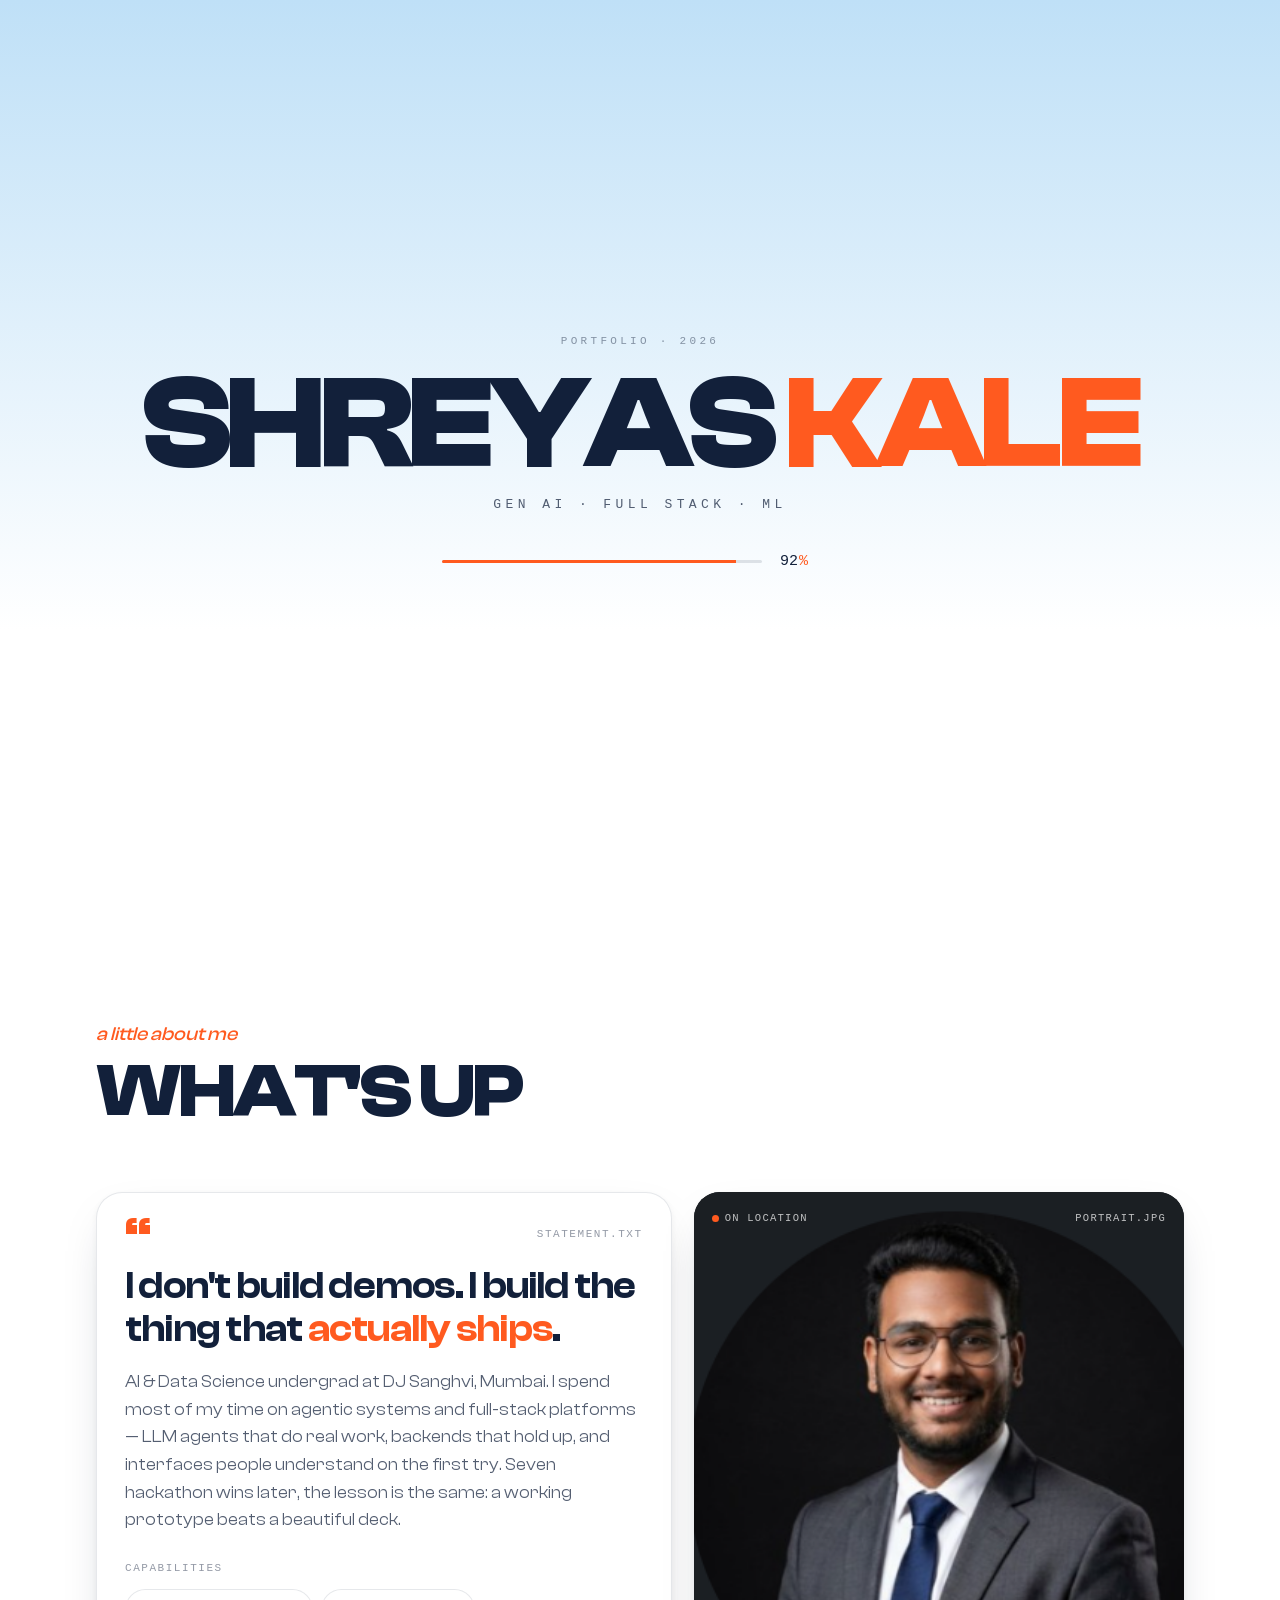
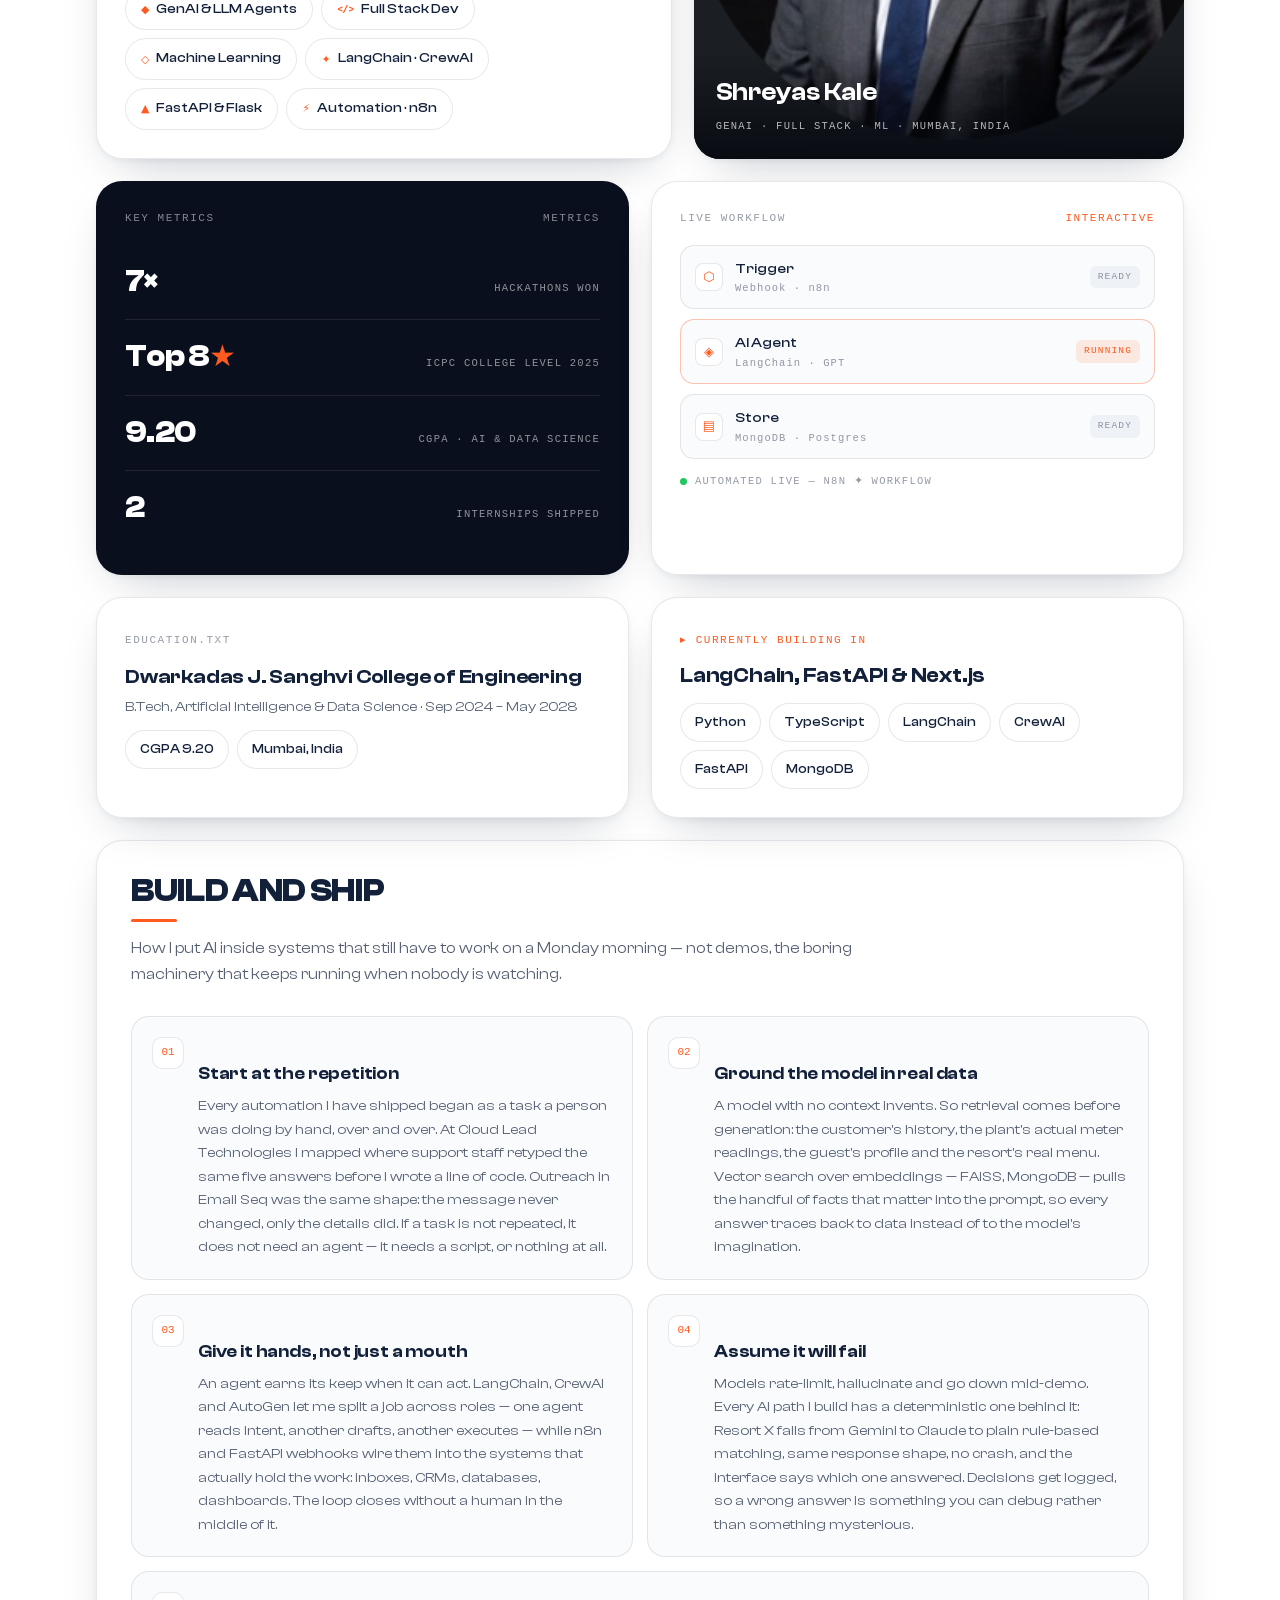
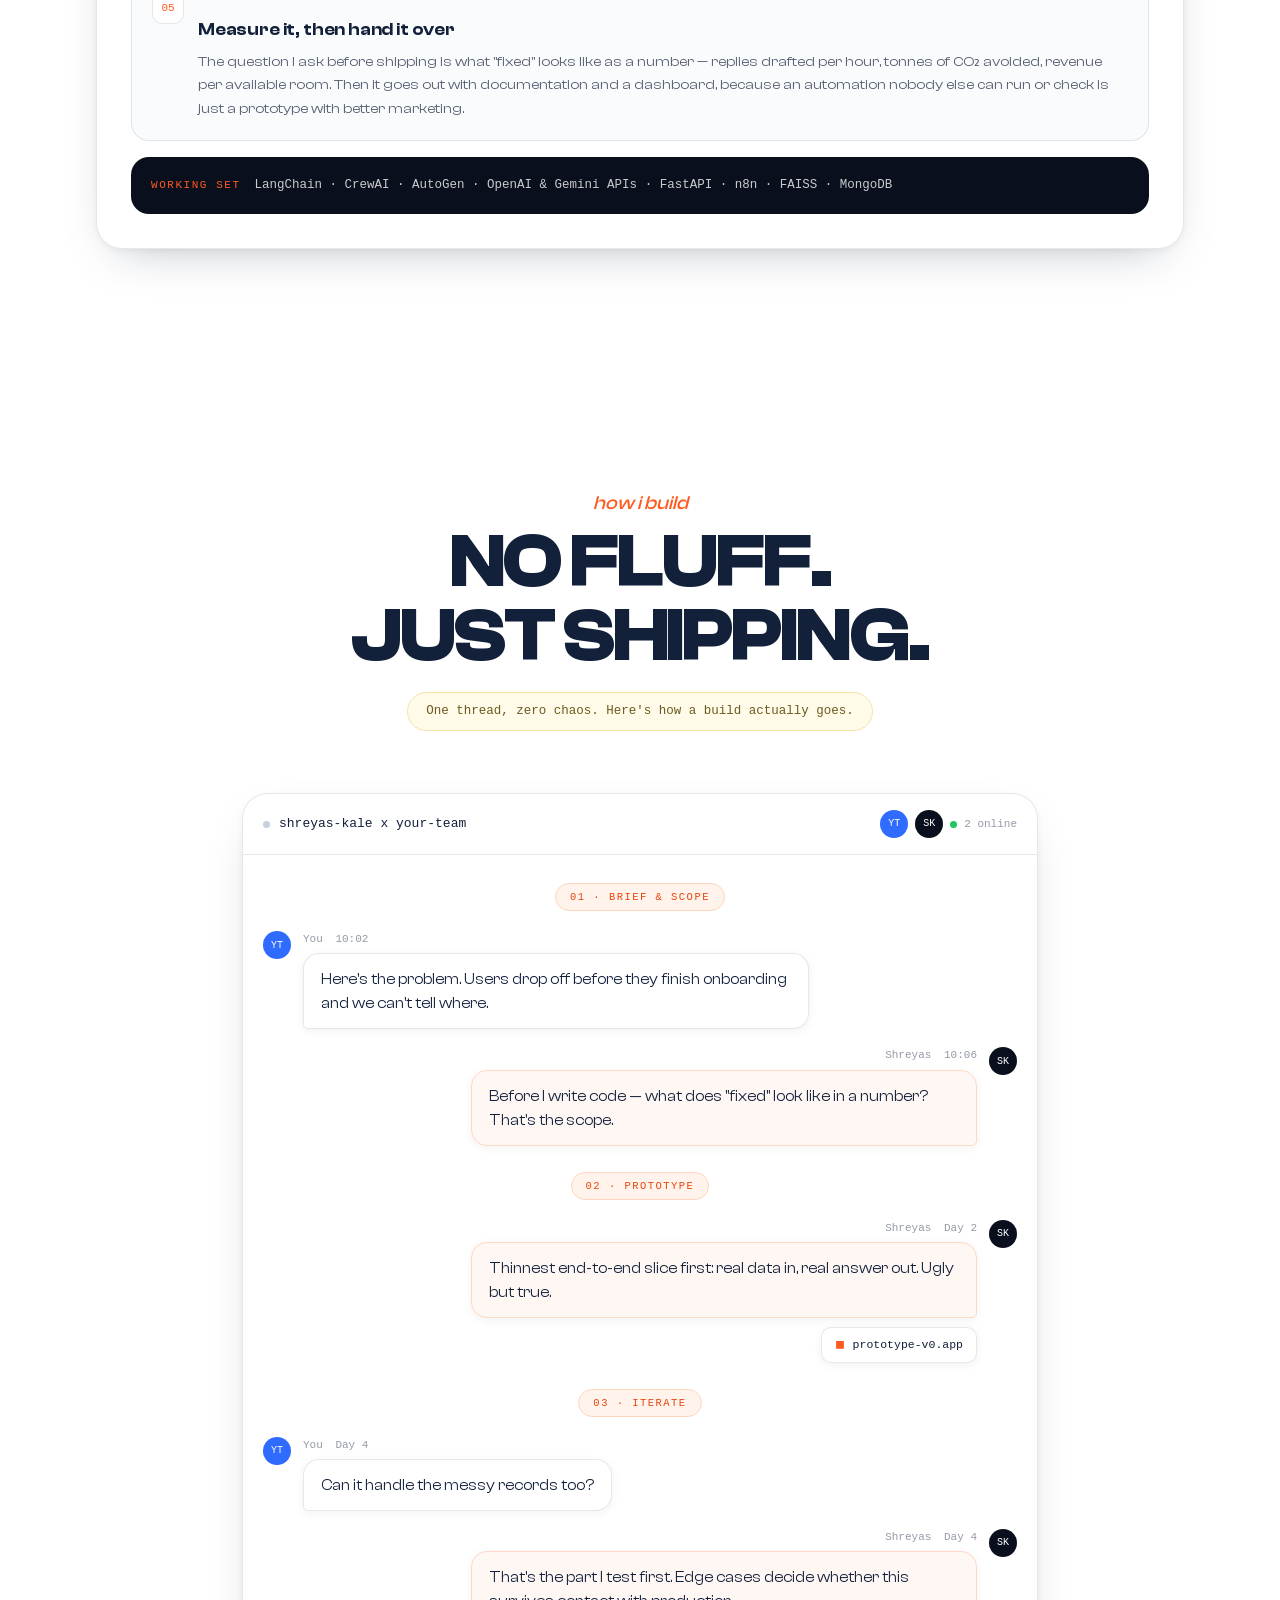
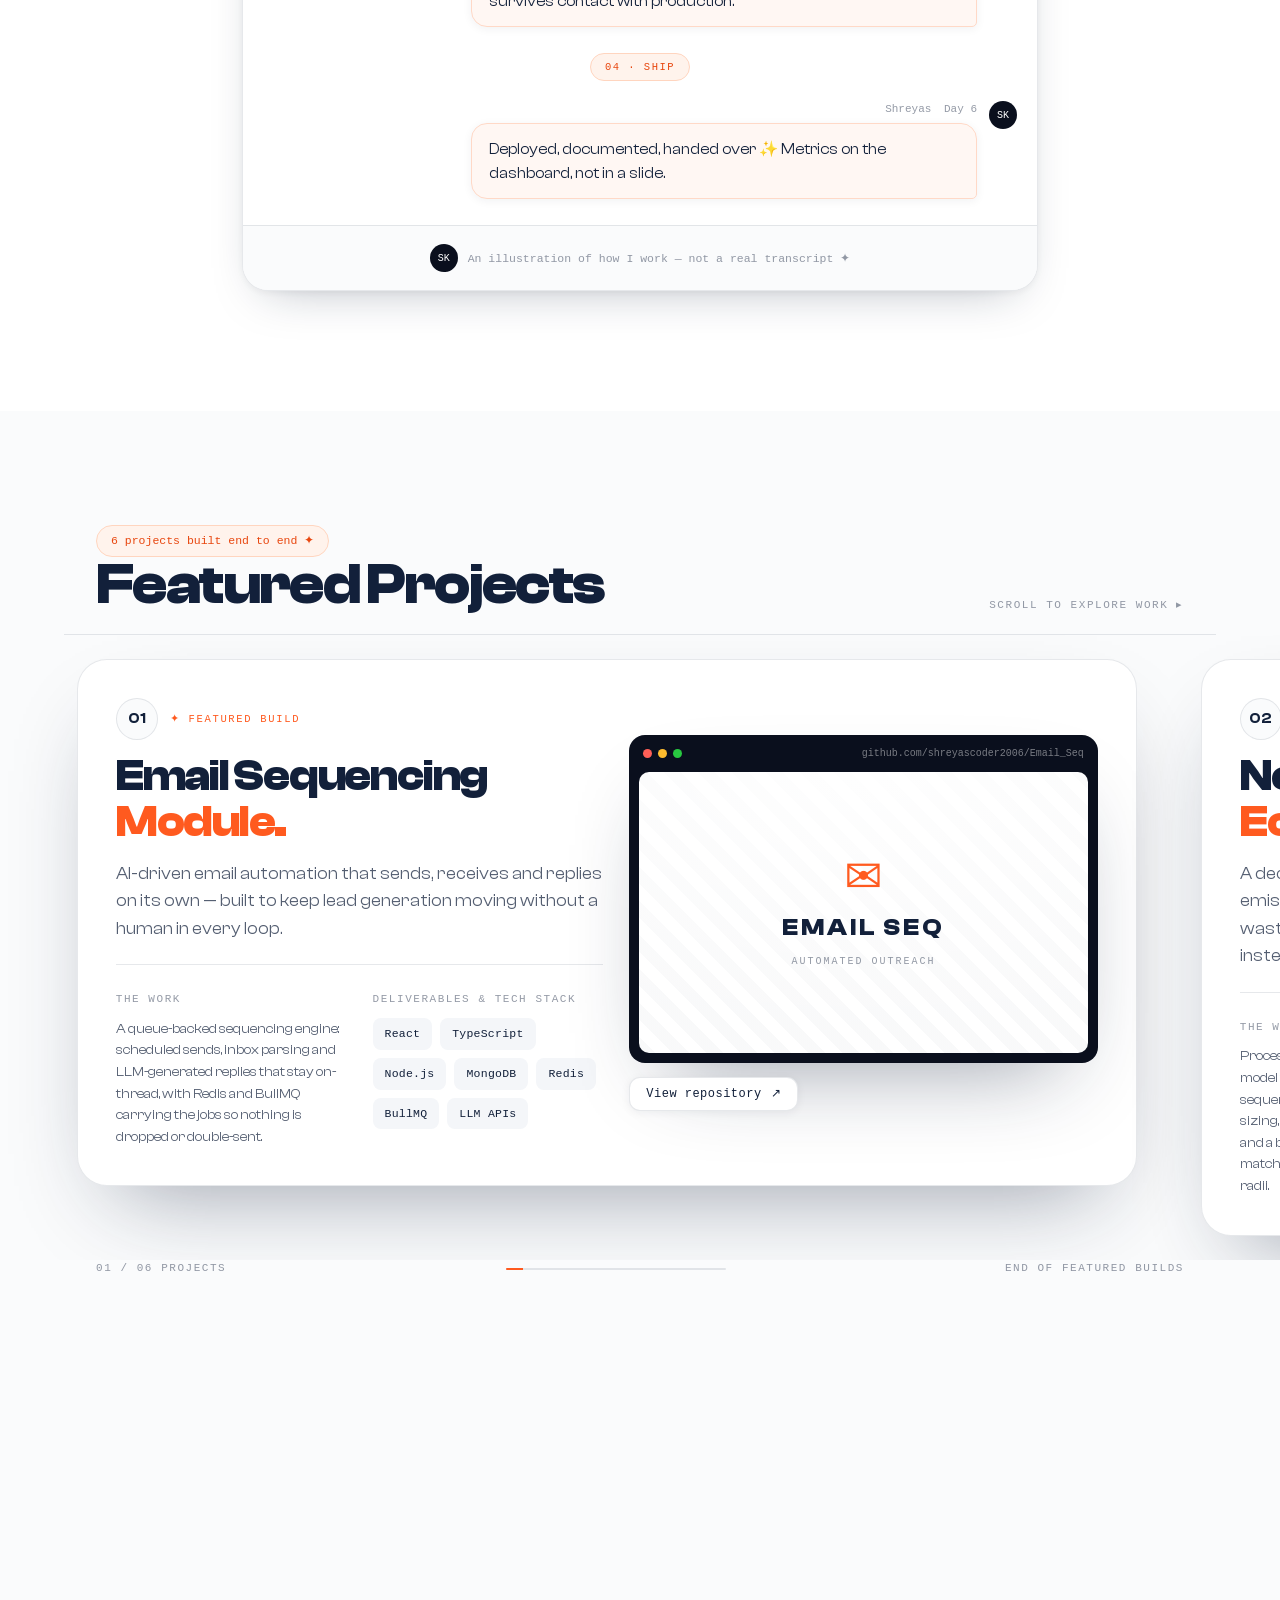
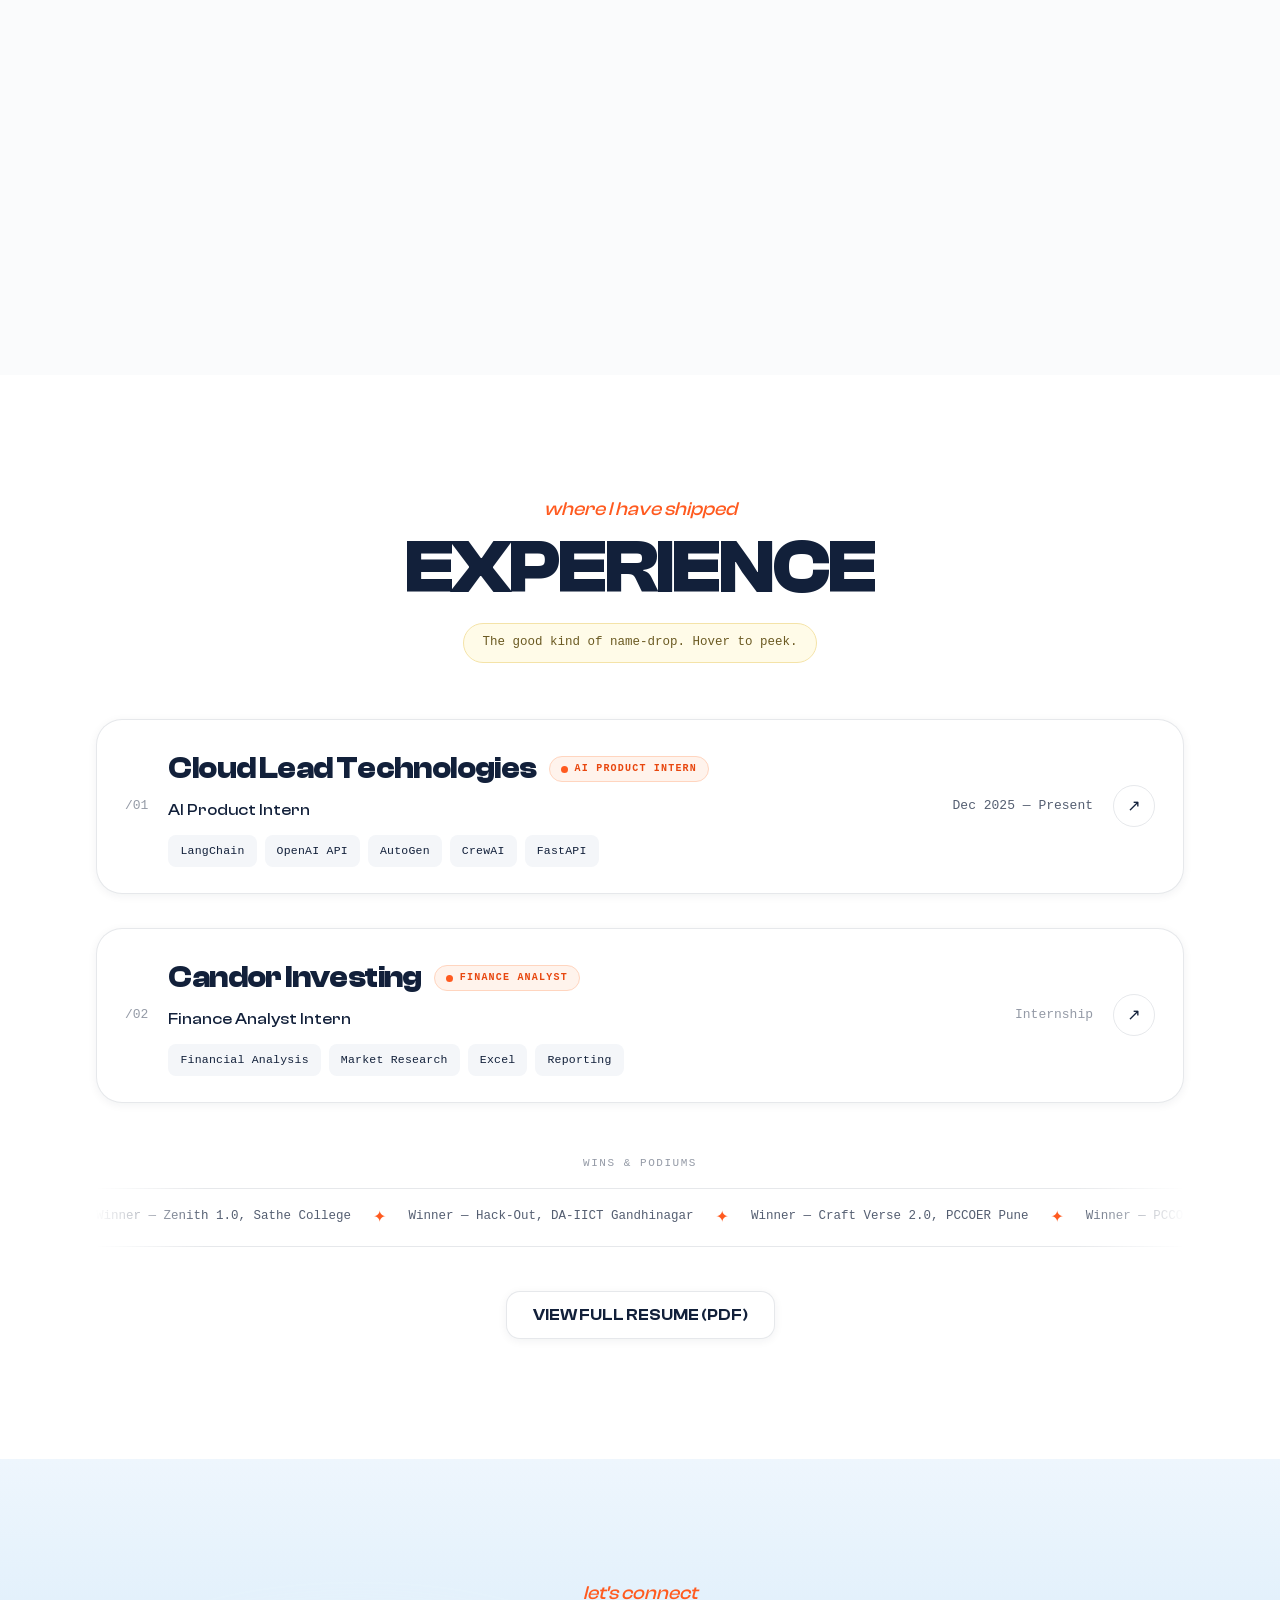
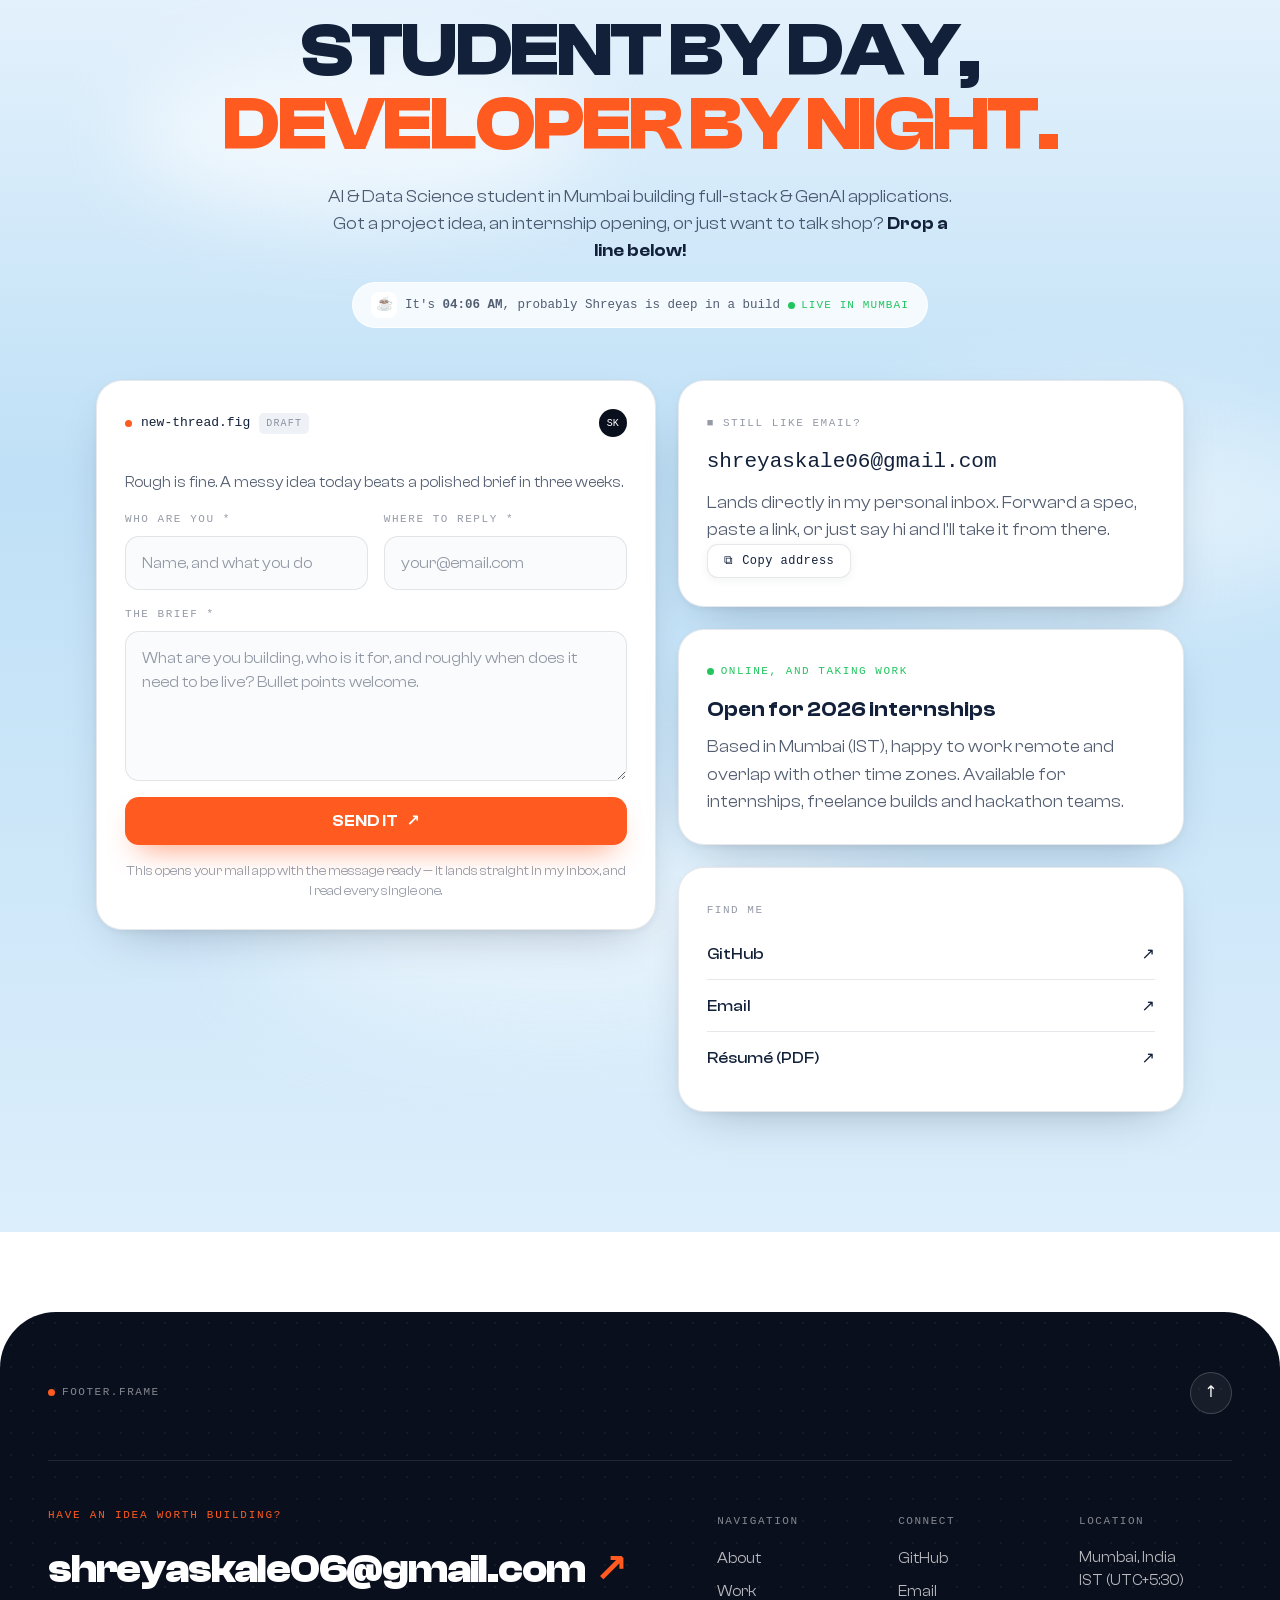
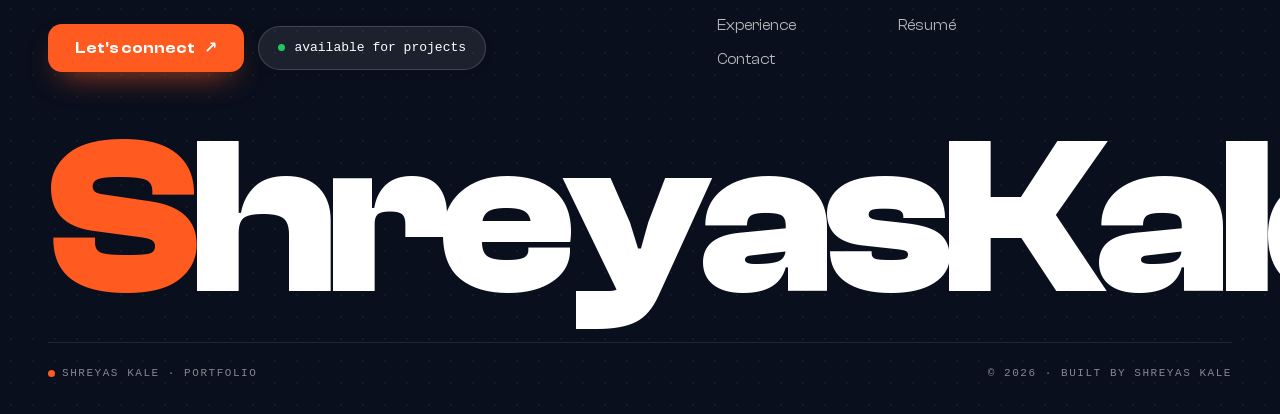
<file: portfolio/index.html>
<!doctype html>
<html lang="en">

<head>
  <meta charset="UTF-8" />
  <meta name="viewport" content="width=device-width, initial-scale=1.0" />

  <title>Shreyas Kale — GenAI, Full Stack &amp; ML</title>
  <meta name="description"
    content="Shreyas Kale is an AI &amp; Data Science student and GenAI-focused full stack developer building AI-powered web platforms and real-time applications." />
  <meta name="author" content="Shreyas Kale" />

  <meta name="theme-color" content="#ffffff" />

  <meta property="og:type" content="website" />
  <meta property="og:title" content="Shreyas Kale — GenAI, Full Stack &amp; ML" />
  <meta property="og:description"
    content="Solving real world problems with technology. GenAI, full stack and ML projects by Shreyas Kale." />
  <meta property="og:image" content="assets/img/shreyas.png" />
  <meta property="og:image:alt" content="Shreyas Kale" />
  <meta name="twitter:card" content="summary_large_image" />

  <link rel="icon" href="data:image/svg+xml,%3Csvg xmlns='http://www.w3.org/2000/svg' viewBox='0 0 32 32'%3E%3Crect width='32' height='32' rx='8' fill='%230a0f1d'/%3E%3Ccircle cx='16' cy='16' r='7' fill='none' stroke='%23ff5a1f' stroke-width='2.5'/%3E%3Ccircle cx='16' cy='16' r='2' fill='%23ff5a1f'/%3E%3C/svg%3E" />

  <link rel="preload" as="font" type="font/woff2" href="assets/fonts/ClashDisplay-700.woff2" crossorigin />
  <link rel="preload" as="font" type="font/woff2" href="assets/fonts/ClashDisplay-400.woff2" crossorigin />
  <link rel="stylesheet" href="assets/css/style.css" />
</head>

<body>
  <a class="skip-link" href="#work">Skip to content</a>

  <!-- ░░ INTRO ░░ the name lands before anything else does ░░ -->
  <div class="intro" id="intro" aria-hidden="true">
    <div class="intro__inner">
      <span class="intro__meta">PORTFOLIO · 2026</span>
      <h1 class="intro__name"><span>Shreyas</span> <span>Kale</span></h1>
      <span class="intro__role">GEN AI · FULL STACK · ML</span>
      <div class="intro__loader">
        <div class="intro__bar"><i id="introBar"></i></div>
        <p class="intro__count"><span id="introCount">0</span><em>%</em></p>
      </div>
    </div>
  </div>

  <!-- ░░ CURSOR ░░ -->
  <div class="cursor-layer" id="cursorLayer" aria-hidden="true">
    <svg class="cursor__arrow" width="22" height="24" viewBox="0 0 22 24" fill="none">
      <path d="M2 1.5L19.5 11.5L11.8 13.4L8.3 21L2 1.5Z" fill="#2f6bff" stroke="#fff" stroke-width="1.4"
        stroke-linejoin="round" />
    </svg>
    <span class="cursor__tag">You</span>
  </div>

  <!-- ░░ TOP RULER BAR ░░ -->
  <header class="topbar">
    <div class="topbar__id">
      <span class="topbar__mark" aria-hidden="true">
        <svg width="14" height="14" viewBox="0 0 14 14">
          <circle cx="7" cy="7" r="5" fill="none" stroke="#ff5a1f" stroke-width="1.6" />
          <circle cx="7" cy="7" r="1.5" fill="#ff5a1f" />
        </svg>
      </span>
      <span class="topbar__name">SHREYASKALE</span>
    </div>
    <span class="topbar__pct" id="scrollPct">0%</span>
    <div class="ruler" id="ruler" aria-hidden="true">
      <div class="ruler__fill" id="rulerFill"></div>
      <div class="ruler__ticks" id="rulerTicks"></div>
    </div>
    <div class="topbar__live">
      <span class="dot dot--green"></span>
      <span>LIVE</span>
      <span id="clock">--:--:-- --</span>
    </div>
  </header>

  <!-- ░░ FLOATING CHROME ░░ -->
  <div class="chrome" id="chrome">
    <div class="chrome__pill chrome__pill--status">
      <span class="dot dot--green"></span>
      <span>available for internships</span>
    </div>

    <nav class="island" aria-label="Primary">
      <a href="#home" class="island__link is-active" data-nav>Home</a>
      <a href="#about" class="island__link" data-nav>About</a>
      <a href="#work" class="island__link" data-nav>Work</a>
      <a href="#experience" class="island__link" data-nav>Experience</a>
      <a href="#contact" class="island__link island__link--cta" data-nav>Contact</a>
      <button class="island__sound" id="soundBtn" type="button" aria-pressed="false" aria-label="Toggle ambient sound">
        <span class="eq" aria-hidden="true"><i></i><i></i><i></i></span>
      </button>
    </nav>

    <a class="chrome__pill chrome__pill--mail" href="mailto:shreyaskale06@gmail.com" data-mail>
      <svg width="15" height="15" viewBox="0 0 24 24" fill="none" stroke="#ff5a1f" stroke-width="2"
        aria-hidden="true">
        <rect x="2" y="4" width="20" height="16" rx="2" />
        <path d="m2 7 10 6 10-6" />
      </svg>
      <span>shreyaskale06@gmail.com</span>
    </a>
  </div>

  <main>
    <!-- ░░░░░░ HERO ░░░░░░ -->
    <section class="hero" id="home">
      <div class="sky" aria-hidden="true">
        <span class="cloud" style="--t:12%;--l:6%;--w:34vw;--h:12vw;--o:.75;--b:34px;--d:0s"></span>
        <span class="cloud" style="--t:22%;--l:62%;--w:40vw;--h:14vw;--o:.6;--b:44px;--d:-6s"></span>
        <span class="cloud" style="--t:48%;--l:-8%;--w:46vw;--h:16vw;--o:.5;--b:52px;--d:-12s"></span>
        <span class="cloud" style="--t:58%;--l:70%;--w:38vw;--h:13vw;--o:.55;--b:40px;--d:-18s"></span>
        <span class="cloud" style="--t:76%;--l:24%;--w:52vw;--h:18vw;--o:.45;--b:60px;--d:-24s"></span>
        <span class="cloud" style="--t:4%;--l:38%;--w:30vw;--h:11vw;--o:.5;--b:38px;--d:-30s"></span>
      </div>

      <div class="hero__top">
        <div class="frame frame--stat" data-label="achievements.json">
          <ul class="statpill" data-hackathon>
            <li><span class="statpill__num">7×</span><span class="statpill__txt">Hackathon Winner</span></li>
            <li><span class="statpill__num">1×</span><span class="statpill__txt">Case-Study Winner</span></li>
            <li><span class="statpill__num statpill__num--ghost">Top 8</span><span class="statpill__txt">ICPC
                <em>@ College Level</em></span></li>
          </ul>
        </div>
      </div>

      <div class="hero__mid">
        <h1 class="sr-only">Solving real world problems with technology.</h1>
        <div class="hero__canvasWrap">
          <canvas id="heroCanvas" aria-hidden="true"></canvas>
        </div>
        <p class="hero__kicker">GEN AI &middot; FULL STACK &middot; ML <span>&#10022;</span></p>

        <div class="frame frame--lede" data-label="do not drag">
          <p class="hero__lede">
            AI &amp; Data Science student and GenAI-focused full stack developer building AI-powered web platforms
            and real-time applications.
          </p>
        </div>

        <div class="hero__cta">
          <a class="btn btn--primary" href="assets/Shreyas_Kale_Resume.pdf" target="_blank" rel="noopener"
            data-clickable>View Resume <span aria-hidden="true">↗</span></a>
          <a class="btn btn--ghost" href="#work" data-nav data-clickable>See the work</a>
        </div>
      </div>

      <div class="hero__foot">
        <div>
          <span>MUMBAI, INDIA</span>
          <span>DJ SANGHVI &middot; AI &amp; DATA SCIENCE</span>
        </div>
        <div class="ta-r">
          <span>OPEN FOR 2026</span>
          <span>INTERNSHIPS AND FREELANCE</span>
        </div>
      </div>
    </section>

    <!-- ░░░░░░ ABOUT ░░░░░░ -->
    <section class="section about" id="about">
      <p class="eyebrow">a little about me</p>
      <h2 class="display">WHAT'S UP</h2>

      <div class="frame frame--block" data-label="about">
        <div class="about__grid">
          <article class="card card--statement">
            <div class="card__head">
              <span class="quote" aria-hidden="true">&ldquo;</span>
              <span class="mono-label">STATEMENT.TXT</span>
            </div>
            <p class="statement">
              I don't build demos. I build the thing that
              <em>actually ships</em>.
            </p>
            <p class="prose">
              AI &amp; Data Science undergrad at DJ Sanghvi, Mumbai. I spend most of my time on agentic systems
              and full-stack platforms — LLM agents that do real work, backends that hold up, and interfaces
              people understand on the first try. Seven hackathon wins later, the lesson is the same: a working
              prototype beats a beautiful deck.
            </p>

            <p class="mono-label">CAPABILITIES</p>
            <ul class="chips chips--cap">
              <li><span class="chips__ico">◆</span>GenAI &amp; LLM Agents</li>
              <li><span class="chips__ico">&lt;/&gt;</span>Full Stack Dev</li>
              <li><span class="chips__ico">◇</span>Machine Learning</li>
              <li><span class="chips__ico">✦</span>LangChain · CrewAI</li>
              <li><span class="chips__ico">▲</span>FastAPI &amp; Flask</li>
              <li><span class="chips__ico">⚡</span>Automation · n8n</li>
            </ul>
          </article>

            <figure class="card card--portrait">
              <div class="card--portrait__labels">
                <span><span class="dot dot--orange"></span>ON LOCATION</span>
                <span>PORTRAIT.JPG</span>
              </div>
              <img src="assets/img/shreyas.png" width="443" height="381"
                alt="Shreyas Kale, AI &amp; Data Science student and full stack developer" />
              <figcaption>
                <strong>Shreyas Kale</strong>
                <span>GENAI &middot; FULL STACK &middot; ML &middot; MUMBAI, INDIA</span>
              </figcaption>
            </figure>
        </div>

        <div class="about__cards">
          <section class="card card--metrics" aria-label="Key metrics">
            <div class="card__head">
              <span class="mono-label mono-label--light">KEY METRICS</span>
              <span class="mono-label mono-label--light">METRICS</span>
            </div>
            <dl>
              <div><dt data-count="7" data-suffix="×">7×</dt><dd>HACKATHONS WON</dd></div>
              <div><dt>Top 8<span class="star">★</span></dt><dd>ICPC COLLEGE LEVEL 2025</dd></div>
              <div><dt data-count="9.20">9.20</dt><dd>CGPA · AI &amp; DATA SCIENCE</dd></div>
              <div><dt data-count="2">2</dt><dd>INTERNSHIPS SHIPPED</dd></div>
            </dl>
          </section>

          <section class="card card--flow" aria-label="How a build runs">
            <div class="card__head">
              <span class="mono-label">LIVE WORKFLOW</span>
              <span class="mono-label mono-label--accent">INTERACTIVE</span>
            </div>
            <ol class="flow">
              <li class="flow__node" data-state="READY">
                <span class="flow__ico">⬡</span>
                <span class="flow__name">Trigger<em>Webhook · n8n</em></span>
                <span class="flow__state">READY</span>
              </li>
              <li class="flow__node" data-state="RUNNING">
                <span class="flow__ico">◈</span>
                <span class="flow__name">AI Agent<em>LangChain · GPT</em></span>
                <span class="flow__state">RUNNING</span>
              </li>
              <li class="flow__node" data-state="READY">
                <span class="flow__ico">▤</span>
                <span class="flow__name">Store<em>MongoDB · Postgres</em></span>
                <span class="flow__state">READY</span>
              </li>
            </ol>
            <p class="flow__foot"><span class="dot dot--green"></span>AUTOMATED LIVE &mdash; N8N ✦ WORKFLOW</p>
          </section>

          <section class="card card--edu" aria-label="Education">
            <span class="mono-label">EDUCATION.TXT</span>
            <h3>Dwarkadas J. Sanghvi College of Engineering</h3>
            <p>B.Tech, Artificial Intelligence &amp; Data Science &middot; Sep 2024 &ndash; May 2028</p>
            <ul class="chips">
              <li>CGPA 9.20</li>
              <li>Mumbai, India</li>
            </ul>
          </section>

          <section class="card card--building" aria-label="Currently building in">
            <span class="mono-label mono-label--accent">▸ CURRENTLY BUILDING IN</span>
            <p class="building__line">LangChain, FastAPI &amp; Next.js</p>
            <ul class="chips">
              <li>Python</li>
              <li>TypeScript</li>
              <li>LangChain</li>
              <li>CrewAI</li>
              <li>FastAPI</li>
              <li>MongoDB</li>
            </ul>
          </section>
        </div>

          <section class="method" aria-label="How I build">
            <div class="method__head">
              <h3>BUILD AND SHIP</h3>
              <p>How I put AI inside systems that still have to work on a Monday morning &mdash; not demos,
                the boring machinery that keeps running when nobody is watching.</p>
            </div>

            <ol class="method__list">
              <li>
                <span class="method__n">01</span>
                <div>
                  <h4>Start at the repetition</h4>
                  <p>Every automation I have shipped began as a task a person was doing by hand, over and over.
                    At Cloud Lead Technologies I mapped where support staff retyped the same five answers before
                    I wrote a line of code. Outreach in Email Seq was the same shape: the message never changed,
                    only the details did. If a task is not repeated, it does not need an agent &mdash; it needs a
                    script, or nothing at all.</p>
                </div>
              </li>
              <li>
                <span class="method__n">02</span>
                <div>
                  <h4>Ground the model in real data</h4>
                  <p>A model with no context invents. So retrieval comes before generation: the customer's
                    history, the plant's actual meter readings, the guest's profile and the resort's real menu.
                    Vector search over embeddings &mdash; FAISS, MongoDB &mdash; pulls the handful of facts that
                    matter into the prompt, so every answer traces back to data instead of to the model's
                    imagination.</p>
                </div>
              </li>
              <li>
                <span class="method__n">03</span>
                <div>
                  <h4>Give it hands, not just a mouth</h4>
                  <p>An agent earns its keep when it can act. LangChain, CrewAI and AutoGen let me split a job
                    across roles &mdash; one agent reads intent, another drafts, another executes &mdash; while n8n
                    and FastAPI webhooks wire them into the systems that actually hold the work: inboxes, CRMs,
                    databases, dashboards. The loop closes without a human in the middle of it.</p>
                </div>
              </li>
              <li>
                <span class="method__n">04</span>
                <div>
                  <h4>Assume it will fail</h4>
                  <p>Models rate-limit, hallucinate and go down mid-demo. Every AI path I build has a
                    deterministic one behind it: Resort X falls from Gemini to Claude to plain rule-based
                    matching, same response shape, no crash, and the interface says which one answered. Decisions
                    get logged, so a wrong answer is something you can debug rather than something mysterious.</p>
                </div>
              </li>
              <li>
                <span class="method__n">05</span>
                <div>
                  <h4>Measure it, then hand it over</h4>
                  <p>The question I ask before shipping is what "fixed" looks like as a number &mdash; replies
                    drafted per hour, tonnes of CO&#8322; avoided, revenue per available room. Then it goes out
                    with documentation and a dashboard, because an automation nobody else can run or check is
                    just a prototype with better marketing.</p>
                </div>
              </li>
            </ol>

            <p class="method__foot">
              <span class="mono-label mono-label--accent">WORKING SET</span>
              LangChain &middot; CrewAI &middot; AutoGen &middot; OpenAI &amp; Gemini APIs &middot; FastAPI &middot;
              n8n &middot; FAISS &middot; MongoDB
            </p>
          </section>
      </div>
    </section>
    <!-- ░░░░░░ PROCESS ░░░░░░ -->
    <section class="section process" id="process">
      <p class="eyebrow">how i build</p>
      <h2 class="display display--center">NO FLUFF.<br />JUST SHIPPING.</h2>
      <p class="tooltip">One thread, zero chaos. Here's how a build actually goes.</p>

      <div class="frame frame--block" data-label="build-log.fig">
        <div class="thread">
          <div class="thread__bar">
            <span class="thread__title"><span class="dot dot--grey"></span>shreyas-kale x your-team</span>
            <span class="thread__right"><span class="ava ava--b">YT</span><span class="ava ava--a">SK</span>
              <span class="dot dot--green"></span>2 online</span>
          </div>

          <div class="thread__body">
            <p class="thread__stage">01 · BRIEF &amp; SCOPE</p>
            <div class="msg">
              <span class="ava ava--b">YT</span>
              <div>
                <p class="msg__meta">You <time>10:02</time></p>
                <div class="bubble">Here's the problem. Users drop off before they finish onboarding and we can't tell
                  where.</div>
              </div>
            </div>
            <div class="msg msg--me">
              <span class="ava ava--a">SK</span>
              <div>
                <p class="msg__meta">Shreyas <time>10:06</time></p>
                <div class="bubble bubble--me">Before I write code — what does "fixed" look like in a number? That's
                  the scope.</div>
              </div>
            </div>

            <p class="thread__stage">02 · PROTOTYPE</p>
            <div class="msg msg--me">
              <span class="ava ava--a">SK</span>
              <div>
                <p class="msg__meta">Shreyas <time>Day 2</time></p>
                <div class="bubble bubble--me">Thinnest end-to-end slice first: real data in, real answer out. Ugly
                  but true.</div>
                <button class="attach" type="button" data-clickable>
                  <span aria-hidden="true">◼</span> prototype-v0.app
                </button>
              </div>
            </div>

            <p class="thread__stage">03 · ITERATE</p>
            <div class="msg">
              <span class="ava ava--b">YT</span>
              <div>
                <p class="msg__meta">You <time>Day 4</time></p>
                <div class="bubble">Can it handle the messy records too?</div>
              </div>
            </div>
            <div class="msg msg--me">
              <span class="ava ava--a">SK</span>
              <div>
                <p class="msg__meta">Shreyas <time>Day 4</time></p>
                <div class="bubble bubble--me">That's the part I test first. Edge cases decide whether this survives
                  contact with production.</div>
              </div>
            </div>

            <p class="thread__stage">04 · SHIP</p>
            <div class="msg msg--me">
              <span class="ava ava--a">SK</span>
              <div>
                <p class="msg__meta">Shreyas <time>Day 6</time></p>
                <div class="bubble bubble--me">Deployed, documented, handed over ✨ Metrics on the dashboard, not in
                  a slide.</div>
              </div>
            </div>
          </div>

          <p class="thread__foot"><span class="ava ava--a">SK</span>An illustration of how I work &mdash; not a real
            transcript ✦</p>
        </div>
      </div>
    </section>

    <!-- ░░░░░░ WORK ░░░░░░ -->
    <section class="work" id="work">
      <div class="work__pin">
        <div class="work__head">
          <div>
            <span class="tooltip tooltip--sm">6 projects built end to end ✦</span>
            <h2 class="display">Featured Projects</h2>
          </div>
          <span class="mono-label">SCROLL TO EXPLORE WORK ▸</span>
        </div>

        <div class="rail" id="rail">
          <div class="rail__track" id="railTrack">

            <!-- 01 -->
            <article class="frame frame--card" data-label="01 email-seq">
              <div class="pcard">
                <div class="pcard__left">
                  <p class="pcard__idx"><span>01</span><em>✦ FEATURED BUILD</em></p>
                  <h3 class="pcard__title">Email Sequencing <span>Module.</span></h3>
                  <p class="prose">AI-driven email automation that sends, receives and replies on its own — built to
                    keep lead generation moving without a human in every loop.</p>
                  <div class="pcard__meta">
                    <div>
                      <p class="mono-label">THE WORK</p>
                      <p class="pcard__work">A queue-backed sequencing engine: scheduled sends, inbox parsing and
                        LLM-generated replies that stay on-thread, with Redis and BullMQ carrying the jobs so nothing
                        is dropped or double-sent.</p>
                    </div>
                    <div>
                      <p class="mono-label">DELIVERABLES &amp; TECH STACK</p>
                      <ul class="chips chips--mono">
                        <li>React</li><li>TypeScript</li><li>Node.js</li><li>MongoDB</li><li>Redis</li>
                        <li>BullMQ</li><li>LLM APIs</li>
                      </ul>
                    </div>
                  </div>
                </div>
                <div class="pcard__right">
                  <div class="browser">
                    <div class="browser__bar"><i></i><i></i><i></i><span>github.com/shreyascoder2006/Email_Seq</span>
                    </div>
                    <div class="browser__screen browser__screen--mail">
                      <span class="browser__glyph">✉</span>
                      <span class="browser__name">EMAIL SEQ</span>
                      <span class="browser__sub">AUTOMATED OUTREACH</span>
                    </div>
                  </div>
                  <a class="btn btn--small" href="https://github.com/shreyascoder2006/Email_Seq" target="_blank"
                    rel="noopener" data-clickable>View repository <span aria-hidden="true">↗</span></a>
                </div>
              </div>
            </article>

            <!-- 02 -->
            <article class="frame frame--card" data-label="02 nexus-carbon">
              <div class="pcard">
                <div class="pcard__left">
                  <p class="pcard__idx"><span>02</span><em>✦ FEATURED BUILD</em></p>
                  <h3 class="pcard__title">Nexus Carbon <span>Circular Economy.</span></h3>
                  <p class="prose">A decarbonisation platform for factories: see where emissions actually come from,
                    simulate the fix, and match waste streams to nearby buyers so carbon loops close instead of
                    leaking.</p>
                  <div class="pcard__meta">
                    <div>
                      <p class="mono-label">THE WORK</p>
                      <p class="pcard__work">Process-level emissions intake, an ML model for benchmark deviation and
                        sequential-residual intervention sizing, a 3D digital twin of the plant, and a byproduct
                        marketplace matched within economic transport radii.</p>
                    </div>
                    <div>
                      <p class="mono-label">DELIVERABLES &amp; TECH STACK</p>
                      <ul class="chips chips--mono">
                        <li>React 19</li><li>Three.js</li><li>FastAPI</li><li>LightGBM</li><li>FAISS</li>
                        <li>Python</li><li>Tailwind</li>
                      </ul>
                    </div>
                  </div>
                </div>
                <div class="pcard__right">
                  <div class="browser">
                    <div class="browser__bar"><i></i><i></i><i></i>
                      <span>github.com/shreyascoder2006/gandhinagar_hackout</span>
                    </div>
                    <div class="browser__screen browser__screen--carbon">
                      <span class="browser__glyph">◉</span>
                      <span class="browser__name">NEXUS CARBON</span>
                      <span class="browser__sub">CIRCULAR CARBON INTELLIGENCE</span>
                    </div>
                  </div>
                  <a class="btn btn--small" href="https://github.com/shreyascoder2006/gandhinagar_hackout"
                    target="_blank" rel="noopener" data-clickable>View repository <span aria-hidden="true">↗</span></a>
                </div>
              </div>
            </article>

            <!-- 03 -->
            <article class="frame frame--card" data-label="03 resort-x">
              <div class="pcard">
                <div class="pcard__left">
                  <p class="pcard__idx"><span>03</span><em>✦ FEATURED BUILD</em></p>
                  <h3 class="pcard__title">Resort X <span>Revenue Intelligence.</span></h3>
                  <p class="prose">Resort operations in one decision layer — dynamic room pricing, inventory and
                    staffing that react to demand, and a guest experience engine that catches problems before a
                    review does.</p>
                  <div class="pcard__meta">
                    <div>
                      <p class="mono-label">THE WORK</p>
                      <p class="pcard__work">Six engines — pricing, sentiment, maintenance, staffing, inventory and an
                        LLM concierge — exposed as APIs and composed into a scenario simulator that recomputes real
                        before/after KPIs from the same code the dashboard runs on.</p>
                    </div>
                    <div>
                      <p class="mono-label">DELIVERABLES &amp; TECH STACK</p>
                      <ul class="chips chips--mono">
                        <li>Next.js</li><li>TypeScript</li><li>Gemini API</li><li>Claude API</li>
                        <li>Recharts</li><li>Tailwind</li>
                      </ul>
                    </div>
                  </div>
                </div>
                <div class="pcard__right">
                  <div class="browser">
                    <div class="browser__bar"><i></i><i></i><i></i>
                      <span>github.com/shreyascoder2006/resort_revenue_optimization</span>
                    </div>
                    <div class="browser__screen browser__screen--resort">
                      <span class="browser__glyph">▦</span>
                      <span class="browser__name">RESORT X</span>
                      <span class="browser__sub">REVENUE · OPS · GUEST AI</span>
                    </div>
                  </div>
                  <a class="btn btn--small" href="https://github.com/shreyascoder2006/resort_revenue_optimization"
                    target="_blank" rel="noopener" data-clickable>View repository <span aria-hidden="true">↗</span></a>
                </div>
              </div>
            </article>

            <!-- 04 -->
            <article class="frame frame--card" data-label="04 logi-x">
              <div class="pcard">
                <div class="pcard__left">
                  <p class="pcard__idx"><span>04</span><em>✦ BUILD</em></p>
                  <h3 class="pcard__title">Logi-X <span>Logistics &amp; Supply Chain.</span></h3>
                  <p class="prose">End-to-end logistics platform managing shipment tracking, inventory and order
                    fulfilment across the supply chain.</p>
                  <div class="pcard__meta">
                    <div>
                      <p class="mono-label">THE WORK</p>
                      <p class="pcard__work">Real-time tracking, warehouse monitoring and automated order management,
                        on backend APIs and database models designed for logistics and shipment data.</p>
                    </div>
                    <div>
                      <p class="mono-label">DELIVERABLES &amp; TECH STACK</p>
                      <ul class="chips chips--mono">
                        <li>Flask</li><li>Python</li><li>REST APIs</li><li>PostgreSQL</li><li>JavaScript</li>
                      </ul>
                    </div>
                  </div>
                </div>
                <div class="pcard__right">
                  <div class="browser">
                    <div class="browser__bar"><i></i><i></i><i></i><span>logi-x · internal</span></div>
                    <div class="browser__screen browser__screen--logi">
                      <span class="browser__glyph">⬢</span>
                      <span class="browser__name">LOGI-X</span>
                      <span class="browser__sub">SHIPMENT · INVENTORY · ORDERS</span>
                    </div>
                  </div>
                </div>
              </div>
            </article>

            <!-- 05 -->
            <article class="frame frame--card" data-label="05 smart-clubs">
              <div class="pcard">
                <div class="pcard__left">
                  <p class="pcard__idx"><span>05</span><em>✦ BUILD</em></p>
                  <h3 class="pcard__title">Smart Clubs <span>Portal.</span></h3>
                  <p class="prose">Full-stack college club management system with role-based dashboards, event
                    tracking and financial analytics.</p>
                  <div class="pcard__meta">
                    <div>
                      <p class="mono-label">THE WORK</p>
                      <p class="pcard__work">JWT authentication, REST APIs, video-based discovery and real-time
                        dashboards, plus AI poster analysis built on Gemini with OCR.</p>
                    </div>
                    <div>
                      <p class="mono-label">DELIVERABLES &amp; TECH STACK</p>
                      <ul class="chips chips--mono">
                        <li>React</li><li>Node.js</li><li>Express</li><li>MongoDB</li><li>Gemini</li>
                        <li>OCR</li><li>LangChain</li>
                      </ul>
                    </div>
                  </div>
                </div>
                <div class="pcard__right">
                  <div class="browser">
                    <div class="browser__bar"><i></i><i></i><i></i><span>smart-clubs · campus</span></div>
                    <div class="browser__screen browser__screen--clubs">
                      <span class="browser__glyph">◎</span>
                      <span class="browser__name">SMART CLUBS</span>
                      <span class="browser__sub">EVENTS · ROLES · ANALYTICS</span>
                    </div>
                  </div>
                </div>
              </div>
            </article>

            <!-- 06 -->
            <article class="frame frame--card" data-label="06 sipify">
              <div class="pcard">
                <div class="pcard__left">
                  <p class="pcard__idx"><span>06</span><em>✦ BUILD</em></p>
                  <h3 class="pcard__title">SIPify <span>Mutual Fund Investing.</span></h3>
                  <p class="prose">An investment platform that turns SIPs into curated, playlist-style portfolios
                    with AI-based fund recommendations.</p>
                  <div class="pcard__meta">
                    <div>
                      <p class="mono-label">THE WORK</p>
                      <p class="pcard__work">One-tap SIP creation, pause/skip instalments and real-time NAV tracking,
                        with portfolio analytics, investment streaks and an annual "SIPify Wrapped" summary.</p>
                    </div>
                    <div>
                      <p class="mono-label">DELIVERABLES &amp; TECH STACK</p>
                      <ul class="chips chips--mono">
                        <li>React</li><li>Node.js</li><li>MongoDB</li><li>REST APIs</li><li>Analytics</li>
                      </ul>
                    </div>
                  </div>
                </div>
                <div class="pcard__right">
                  <div class="browser">
                    <div class="browser__bar"><i></i><i></i><i></i><span>sipify · fintech</span></div>
                    <div class="browser__screen browser__screen--sip">
                      <span class="browser__glyph">▲</span>
                      <span class="browser__name">SIPIFY</span>
                      <span class="browser__sub">SIP · NAV · WRAPPED</span>
                    </div>
                  </div>
                </div>
              </div>
            </article>

          </div>
        </div>

        <div class="work__foot">
          <span class="mono-label" id="workCount">01 / 06 PROJECTS</span>
          <span class="work__progress"><i id="workProgress"></i></span>
          <span class="mono-label">END OF FEATURED BUILDS</span>
        </div>
      </div>
    </section>

    <!-- ░░░░░░ EXPERIENCE ░░░░░░ -->
    <section class="section experience" id="experience">
      <p class="eyebrow">where I have shipped</p>
      <h2 class="display display--center">EXPERIENCE</h2>
      <p class="tooltip">The good kind of name-drop. Hover to peek.</p>

      <div class="exp">
        <div class="frame frame--row" data-label="exp /01">
          <article class="exprow" data-lift>
            <span class="exprow__idx">/01</span>
            <div class="exprow__main">
              <h3>Cloud Lead Technologies <span class="badge"><span class="dot dot--orange"></span>AI PRODUCT
                  INTERN</span></h3>
              <p class="exprow__role">AI Product Intern</p>
              <ul class="chips chips--mono">
                <li>LangChain</li><li>OpenAI API</li><li>AutoGen</li><li>CrewAI</li><li>FastAPI</li>
              </ul>
              <p class="exprow__peek">AI CUSTOMER SUPPORT AGENT · AGENT WORKFLOWS · PRDs &amp; ROADMAPS</p>
            </div>
            <span class="exprow__date">Dec 2025 &mdash; Present</span>
            <span class="exprow__arrow" aria-hidden="true">↗</span>
          </article>
        </div>

        <div class="frame frame--row" data-label="exp /02">
          <article class="exprow" data-lift>
            <span class="exprow__idx">/02</span>
            <div class="exprow__main">
              <h3>Candor Investing <span class="badge"><span class="dot dot--orange"></span>FINANCE ANALYST</span>
              </h3>
              <p class="exprow__role">Finance Analyst Intern</p>
              <ul class="chips chips--mono">
                <li>Financial Analysis</li><li>Market Research</li><li>Excel</li><li>Reporting</li>
              </ul>
              <p class="exprow__peek">EQUITY &amp; FUND RESEARCH · ANALYST REPORTING</p>
            </div>
            <span class="exprow__date exprow__date--tbd">Internship</span>
            <span class="exprow__arrow" aria-hidden="true">↗</span>
          </article>
        </div>

      </div>

      <div class="wins">
        <p class="mono-label">WINS &amp; PODIUMS</p>
        <div class="wins__marquee" aria-label="Hackathon wins">
          <div class="wins__track">
            <span>Winner — Zenith 1.0, Sathe College</span><i>✦</i>
            <span>Winner — Hack-Out, DA-IICT Gandhinagar</span><i>✦</i>
            <span>Winner — Craft Verse 2.0, PCCOER Pune</span><i>✦</i>
            <span>Winner — PCCOE Hackathon 2025, Pune</span><i>✦</i>
            <span>Winner — Thakur College Hackathon 2025</span><i>✦</i>
            <span>Winner — PICT Hackathon 2025</span><i>✦</i>
            <span>Finalist (Top 8) — SPIT Codeathon 2025</span><i>✦</i>
            <span>Top 8 — ICPC College Level 2025, DJ Sanghvi</span><i>✦</i>
          </div>
        </div>
      </div>

      <div class="ta-c">
        <a class="btn btn--ghost" href="assets/Shreyas_Kale_Resume.pdf" target="_blank" rel="noopener"
          data-clickable>VIEW FULL RESUME (PDF)</a>
      </div>
    </section>

    <!-- ░░░░░░ CONTACT ░░░░░░ -->
    <section class="contact" id="contact">
      <div class="sky sky--contact" aria-hidden="true">
        <span class="cloud" style="--t:14%;--l:10%;--w:36vw;--h:13vw;--o:.6;--b:40px;--d:-4s"></span>
        <span class="cloud" style="--t:40%;--l:66%;--w:42vw;--h:15vw;--o:.5;--b:50px;--d:-14s"></span>
        <span class="cloud" style="--t:70%;--l:20%;--w:48vw;--h:16vw;--o:.45;--b:56px;--d:-22s"></span>
      </div>

      <div class="section contact__inner">
        <p class="eyebrow">let's connect</p>
        <h2 class="display display--center">STUDENT BY DAY,<br /><span class="accent">DEVELOPER BY NIGHT.</span></h2>
        <p class="contact__lede">
          AI &amp; Data Science student in Mumbai building full-stack &amp; GenAI applications. Got a project idea,
          an internship opening, or just want to talk shop? <strong>Drop a line below!</strong>
        </p>

        <p class="tooltip tooltip--time">
          <span class="tooltip__ico" aria-hidden="true">☕</span>
          <span>It's <strong id="mumbaiTime">--:--</strong>, probably Shreyas is deep in a build</span>
          <span class="tooltip__live"><span class="dot dot--green"></span>LIVE IN MUMBAI</span>
        </p>

        <div class="contact__grid">
          <div class="frame frame--block" data-label="new-thread.fig">
            <form class="card card--form" id="contactForm" novalidate>
              <div class="card__head">
                <span class="form__file"><span class="dot dot--orange"></span>new-thread.fig <em>DRAFT</em></span>
                <span class="ava ava--a">SK</span>
              </div>
              <p class="form__hint">Rough is fine. A messy idea today beats a polished brief in three weeks.</p>

              <div class="form__row">
                <label>
                  <span class="mono-label">WHO ARE YOU *</span>
                  <input type="text" name="name" required placeholder="Name, and what you do" data-clickable />
                </label>
                <label>
                  <span class="mono-label">WHERE TO REPLY *</span>
                  <input type="email" name="email" required placeholder="your@email.com" data-clickable />
                </label>
              </div>
              <label class="form__brief">
                <span class="mono-label">THE BRIEF *</span>
                <textarea name="brief" rows="5" required
                  placeholder="What are you building, who is it for, and roughly when does it need to be live? Bullet points welcome."
                  data-clickable></textarea>
              </label>

              <button class="btn btn--primary btn--block" type="submit" data-clickable>SEND IT <span
                  aria-hidden="true">↗</span></button>
              <p class="form__note" id="formNote">This opens your mail app with the message ready — it lands straight
                in my inbox, and I read every single one.</p>
            </form>
          </div>

          <div class="contact__side">
            <section class="card card--mail">
              <span class="mono-label">■ STILL LIKE EMAIL?</span>
              <p class="mail__addr">shreyaskale06@gmail.com</p>
              <p class="prose">Lands directly in my personal inbox. Forward a spec, paste a link, or just say hi and
                I'll take it from there.</p>
              <button class="btn btn--small" type="button" id="copyMail" data-clickable>
                <span aria-hidden="true">⧉</span> <span id="copyMailText">Copy address</span>
              </button>
            </section>

            <section class="card card--avail">
              <span class="mono-label mono-label--green"><span class="dot dot--green"></span>ONLINE, AND TAKING
                WORK</span>
              <h3>Open for 2026 internships</h3>
              <p class="prose">Based in Mumbai (IST), happy to work remote and overlap with other time zones.
                Available for internships, freelance builds and hackathon teams.</p>
            </section>

            <section class="card card--links">
              <span class="mono-label">FIND ME</span>
              <ul>
                <li><a href="https://github.com/shreyascoder2006" target="_blank" rel="noopener" data-clickable>GitHub
                    <span aria-hidden="true">↗</span></a></li>
                <li><a href="mailto:shreyaskale06@gmail.com" data-mail>Email <span aria-hidden="true">↗</span></a>
                </li>
                <li><a href="assets/Shreyas_Kale_Resume.pdf" target="_blank" rel="noopener" data-clickable>Résumé
                    (PDF) <span aria-hidden="true">↗</span></a></li>
              </ul>
            </section>
          </div>
        </div>
      </div>
    </section>
  </main>

  <!-- ░░░░░░ FOOTER ░░░░░░ -->
  <footer class="footer">
    <div class="footer__top">
      <span class="mono-label mono-label--light"><span class="dot dot--orange"></span>FOOTER.FRAME</span>
      <button class="totop" type="button" id="toTop" aria-label="Scroll to top" data-clickable>↑</button>
    </div>

    <div class="footer__grid">
      <div>
        <p class="footer__kicker">HAVE AN IDEA WORTH BUILDING?</p>
        <a class="footer__mail" href="mailto:shreyaskale06@gmail.com" data-mail>shreyaskale06@gmail.com <span
            aria-hidden="true">↗</span></a>
        <div class="footer__cta">
          <a class="btn btn--primary" href="#contact" data-nav data-clickable>Let's connect <span
              aria-hidden="true">↗</span></a>
          <span class="chrome__pill chrome__pill--dark"><span class="dot dot--green"></span>available for
            projects</span>
        </div>
      </div>

      <nav class="footer__nav" aria-label="Footer">
        <div>
          <p class="mono-label mono-label--light">NAVIGATION</p>
          <ul>
            <li><a href="#about" data-nav>About</a></li>
            <li><a href="#work" data-nav>Work</a></li>
            <li><a href="#experience" data-nav>Experience</a></li>
            <li><a href="#contact" data-nav>Contact</a></li>
          </ul>
        </div>
        <div>
          <p class="mono-label mono-label--light">CONNECT</p>
          <ul>
            <li><a href="https://github.com/shreyascoder2006" target="_blank" rel="noopener">GitHub</a></li>
            <li><a href="mailto:shreyaskale06@gmail.com">Email</a></li>
            <li><a href="assets/Shreyas_Kale_Resume.pdf" target="_blank" rel="noopener">Résumé</a></li>
          </ul>
        </div>
        <div>
          <p class="mono-label mono-label--light">LOCATION</p>
          <p class="footer__loc">Mumbai, India<br />IST (UTC+5:30)</p>
        </div>
      </nav>
    </div>

    <p class="footer__wordmark" aria-hidden="true"><span>S</span>hreyasKale</p>

    <div class="footer__bottom">
      <span class="mono-label mono-label--light"><span class="dot dot--orange"></span>shreyas kale · portfolio</span>
      <span class="mono-label mono-label--light">© 2026 · built by shreyas kale</span>
    </div>
  </footer>

  <script src="assets/js/app.js"></script>
</body>

</html>
</file>
<file: portfolio/assets/css/style.css>
/* ============================================================
   Shreyas Kale — portfolio
   One daylight scene, staged as a design file being edited.
   ============================================================ */

/* Clash Display, self-hosted — the whole site runs on these four weights. */
@font-face {
  font-family: "Clash Display"; src: url("../fonts/ClashDisplay-400.woff2") format("woff2");
  font-weight: 400; font-style: normal; font-display: swap;
}
@font-face {
  font-family: "Clash Display"; src: url("../fonts/ClashDisplay-500.woff2") format("woff2");
  font-weight: 500; font-style: normal; font-display: swap;
}
@font-face {
  font-family: "Clash Display"; src: url("../fonts/ClashDisplay-600.woff2") format("woff2");
  font-weight: 600; font-style: normal; font-display: swap;
}
@font-face {
  font-family: "Clash Display"; src: url("../fonts/ClashDisplay-700.woff2") format("woff2");
  font-weight: 700; font-style: normal; font-display: swap;
}

:root {
  --accent: #ff5a1f;
  --accent-deep: #e8470f;
  --ink: #12203a;
  --ink-70: rgba(18, 32, 58, .72);
  --ink-45: rgba(18, 32, 58, .45);
  --night: #0a0f1d;
  --night-2: #101932;
  --blue: #2f6bff;
  --paper: #ffffff;
  --paper-2: #fafbfc;
  --sky-top: #8fc7ef;
  --sky-mid: #bfe0f7;
  --sky-bot: #eef6fd;
  --green: #22c55e;
  --line: rgba(18, 32, 58, .10);

  --font: "Clash Display", ui-sans-serif, system-ui, -apple-system, "Segoe UI", sans-serif;
  --mono: "JetBrains Mono", ui-monospace, SFMono-Regular, Menlo, Consolas, monospace;

  --r-card: 26px;
  --r-pill: 999px;
  --shadow-sm: 0 2px 10px rgba(18, 32, 58, .06);
  --shadow: 0 18px 50px -24px rgba(18, 32, 58, .35), 0 2px 8px rgba(18, 32, 58, .05);
  --shadow-lg: 0 40px 90px -40px rgba(18, 32, 58, .45);

  --maxw: 1152px;
  --ease: cubic-bezier(.22, .61, .36, 1);
}

/* ---------- base ---------- */
*,
*::before,
*::after { box-sizing: border-box; }

html { scroll-behavior: smooth; -webkit-text-size-adjust: 100%; }

body {
  margin: 0;
  background: var(--paper);
  color: var(--ink);
  font-family: var(--font);
  font-size: 16px;
  line-height: 1.55;
  font-weight: 400;
  overflow-x: hidden;
  -webkit-font-smoothing: antialiased;
}

img { max-width: 100%; display: block; }
a { color: inherit; text-decoration: none; }
button { font: inherit; color: inherit; cursor: pointer; }
ul, ol, dl, dd { margin: 0; padding: 0; list-style: none; }
h1, h2, h3, p, figure { margin: 0; }

.sr-only {
  position: absolute; width: 1px; height: 1px; padding: 0; margin: -1px;
  overflow: hidden; clip: rect(0 0 0 0); white-space: nowrap; border: 0;
}

.skip-link {
  position: fixed; top: -100px; left: 16px; z-index: 300;
  background: var(--ink); color: #fff; padding: 10px 16px; border-radius: 10px;
  font-family: var(--mono); font-size: 12px; transition: top .2s;
}
.skip-link:focus { top: 16px; }

:focus-visible { outline: 2px solid var(--blue); outline-offset: 3px; border-radius: 6px; }

.ta-c { text-align: center; }
.ta-r { text-align: right; }
.mt-auto { margin-top: auto; }

/* ---------- shared type ---------- */
.mono-label {
  display: inline-flex; align-items: center; gap: 7px;
  font-family: var(--mono); font-size: 11px; font-weight: 500;
  letter-spacing: .14em; text-transform: uppercase; color: var(--ink-45);
}
.mono-label--light { color: rgba(255, 255, 255, .5); }
.mono-label--accent { color: var(--accent); }
.mono-label--green { color: var(--green); }

.eyebrow {
  font-size: clamp(16px, 2vw, 19px); font-style: italic; font-weight: 500;
  color: var(--accent); margin-bottom: 6px;
}

.display {
  font-size: clamp(40px, 7.4vw, 76px); font-weight: 700; line-height: .98;
  letter-spacing: -.028em; text-transform: uppercase;
}
.display--center { text-align: center; }
.display .accent, .accent { color: var(--accent); }

.prose { color: var(--ink-70); font-size: 17px; line-height: 1.62; }

.tooltip {
  display: inline-flex; align-items: center; gap: 8px; flex-wrap: wrap;
  justify-content: center; margin: 18px auto 0;
  background: #fffbe8; border: 1px solid #f4e3a8; border-radius: var(--r-pill);
  padding: 9px 18px; font-family: var(--mono); font-size: 12.5px; color: #6b5a22;
}
.process > .tooltip, .experience > .tooltip, .contact .tooltip--time {
  display: flex; width: fit-content; max-width: 100%; margin-inline: auto;
}
.tooltip--sm { background: #fff3ec; border-color: #ffd5bf; color: var(--accent-deep); font-size: 11.5px; padding: 6px 14px; }
.tooltip--time { background: rgba(255, 255, 255, .78); border-color: rgba(255, 255, 255, .9); color: var(--ink-70); backdrop-filter: blur(6px); }
.tooltip__ico { font-size: 14px; }
.tooltip__live { display: inline-flex; align-items: center; gap: 6px; color: var(--green); letter-spacing: .1em; font-size: 11px; }

.dot { width: 7px; height: 7px; border-radius: 50%; display: inline-block; flex: none; }
.dot--green { background: var(--green); box-shadow: 0 0 0 0 rgba(34, 197, 94, .5); animation: pulse 2.4s infinite; }
.dot--orange { background: var(--accent); }
.dot--grey { background: #c7d0de; }

@keyframes pulse {
  0% { box-shadow: 0 0 0 0 rgba(34, 197, 94, .5); }
  70% { box-shadow: 0 0 0 7px rgba(34, 197, 94, 0); }
  100% { box-shadow: 0 0 0 0 rgba(34, 197, 94, 0); }
}

/* ---------- buttons ---------- */
.btn {
  display: inline-flex; align-items: center; justify-content: center; gap: 9px;
  padding: 15px 26px; border-radius: 14px; border: 1px solid transparent;
  font-weight: 600; font-size: 16px; line-height: 1;
  transition: transform .25s var(--ease), box-shadow .25s var(--ease), background .2s, color .2s;
}
.btn--primary { background: var(--accent); color: #fff; box-shadow: 0 14px 30px -14px rgba(255, 90, 31, .8); }
.btn--primary:hover { background: var(--accent-deep); transform: translateY(-2px); }
.btn--ghost { background: #fff; color: var(--ink); border-color: var(--line); box-shadow: var(--shadow-sm); }
.btn--ghost:hover { transform: translateY(-2px); box-shadow: var(--shadow); }
.btn--small { padding: 10px 16px; font-family: var(--mono); font-size: 12px; font-weight: 500; letter-spacing: .04em; background: #fff; border-color: var(--line); box-shadow: var(--shadow-sm); border-radius: 11px; }
.btn--small:hover { color: var(--accent); border-color: rgba(255, 90, 31, .45); }
.btn--block { width: 100%; }

/* ============================================================
   INTRO
   ============================================================ */
.intro {
  position: fixed; inset: 0; z-index: 400;
  display: grid; place-items: center;
  background: linear-gradient(180deg, var(--sky-mid), #fff 70%);
  transition: opacity .7s var(--ease), visibility .7s;
}
.intro.is-done { opacity: 0; visibility: hidden; }
.intro__inner { text-align: center; padding: 0 20px; }
.intro__meta { font-family: var(--mono); font-size: 11px; letter-spacing: .3em; color: var(--ink-45); }
.intro__name {
  margin: 14px 0 6px; font-size: clamp(44px, 11vw, 132px); line-height: .9;
  font-weight: 700; letter-spacing: -.04em; text-transform: uppercase;
}
.intro__name span { display: inline-block; opacity: 0; transform: translateY(40px); animation: introUp .9s var(--ease) forwards; }
.intro__name span:nth-child(1) { animation-delay: .08s; }
.intro__name span:nth-child(2) { animation-delay: .2s; color: var(--accent); }
.intro__role { font-family: var(--mono); font-size: clamp(10px, 1.6vw, 13px); letter-spacing: .34em; color: var(--ink-70); }
.intro__loader { display: flex; align-items: center; justify-content: center; gap: 18px; margin-top: 34px; }
.intro__bar { width: min(320px, 56vw); height: 3px; background: rgba(18, 32, 58, .12); border-radius: 3px; overflow: hidden; }
.intro__bar i { display: block; height: 100%; width: 0; background: var(--accent); }
.intro__count {
  font-family: var(--mono); font-size: 15px; font-weight: 500; color: var(--ink);
  font-variant-numeric: tabular-nums; min-width: 58px; text-align: left;
}
.intro__count em { font-style: normal; color: var(--accent); margin-left: 1px; }

@keyframes introUp { to { opacity: 1; transform: none; } }

/* ============================================================
   CURSOR
   ============================================================ */
.cursor-layer { position: fixed; inset: 0; z-index: 200; pointer-events: none; display: none; }
.cursor-layer__pos { position: absolute; top: 0; left: 0; }
.cursor__arrow { position: absolute; top: 0; left: 0; transition: transform .18s var(--ease); }
.cursor__tag {
  position: absolute; top: 20px; left: 14px;
  background: var(--blue); color: #fff; font-family: var(--mono); font-size: 10.5px;
  padding: 3px 8px; border-radius: 6px; white-space: nowrap; letter-spacing: .04em;
  transition: background .2s, transform .18s var(--ease);
}
.cursor-layer.is-link .cursor__tag { background: var(--accent); }
.cursor-layer.is-link .cursor__arrow { transform: scale(.82); }

@media (pointer: fine) and (prefers-reduced-motion: no-preference) {
  .cursor-layer { display: block; }
}

/* ============================================================
   TOP BAR + RULER
   ============================================================ */
.topbar {
  position: fixed; inset-inline: 0; top: 0; z-index: 80;
  display: flex; align-items: stretch; height: 28px;
  background: rgba(255, 255, 255, .9); backdrop-filter: blur(10px);
  border-bottom: 1px solid var(--line); user-select: none;
}
.topbar__id { display: flex; align-items: center; gap: 8px; padding: 0 12px; background: var(--night); color: #fff; }
.topbar__mark { display: flex; }
.topbar__name { font-family: var(--mono); font-size: 11px; letter-spacing: .16em; }
.topbar__pct {
  display: grid; place-items: center; min-width: 46px; padding: 0 8px;
  background: var(--accent); color: #fff; font-family: var(--mono); font-size: 11px; font-weight: 500;
}
.ruler { position: relative; flex: 1; overflow: hidden; }
.ruler__fill { position: absolute; inset: 0 100% 0 0; background: rgba(255, 90, 31, .22); transition: right .1s linear; }
.ruler__ticks { position: absolute; inset: 0; display: flex; align-items: flex-end; }
.ruler__tick { position: relative; flex: 1; border-left: 1px solid rgba(18, 32, 58, .18); height: 5px; }
.ruler__tick--major { height: 11px; border-left-color: rgba(18, 32, 58, .3); }
.ruler__tick--major::after {
  content: attr(data-n); position: absolute; left: 4px; top: -11px;
  font-family: var(--mono); font-size: 9px; color: var(--ink-45);
}
.topbar__live {
  display: flex; align-items: center; gap: 7px; padding: 0 14px;
  border-left: 1px solid var(--line); font-family: var(--mono); font-size: 11px; letter-spacing: .1em;
}

/* ============================================================
   FLOATING CHROME
   ============================================================ */
.chrome {
  position: fixed; inset-inline: 0; top: 44px; z-index: 100;
  display: flex; align-items: center; justify-content: space-between; gap: 16px;
  padding: 0 20px; pointer-events: none;
  transition: opacity .35s var(--ease), transform .35s var(--ease);
}
.chrome > * { pointer-events: auto; }
.chrome.is-hidden { opacity: 0; transform: translateY(-14px); pointer-events: none; }

.chrome__pill {
  display: inline-flex; align-items: center; gap: 9px;
  background: #fff; border: 1px solid var(--line); border-radius: var(--r-pill);
  padding: 11px 19px; font-size: 14px; box-shadow: var(--shadow-sm); white-space: nowrap;
}
.chrome__pill--mail { font-family: var(--mono); font-size: 13px; transition: transform .25s var(--ease), box-shadow .25s var(--ease); }
.chrome__pill--mail:hover { transform: translateY(-2px); box-shadow: var(--shadow); }
.chrome__pill--dark { background: rgba(255, 255, 255, .08); border-color: rgba(255, 255, 255, .16); color: #fff; font-size: 13px; font-family: var(--mono); }

.island {
  display: flex; align-items: center; gap: 4px;
  background: var(--night); border-radius: var(--r-pill); padding: 7px;
  box-shadow: 0 20px 44px -22px rgba(10, 15, 29, .9);
}
.island__link {
  padding: 9px 16px; border-radius: var(--r-pill); color: rgba(255, 255, 255, .72);
  font-size: 14.5px; font-weight: 500; transition: color .2s, background .2s;
}
.island__link:hover { color: #fff; }
.island__link.is-active { color: #fff; background: rgba(255, 255, 255, .12); }
.island__link--cta { background: #fff; color: var(--night); }
.island__link--cta:hover { background: var(--accent); color: #fff; }
.island__link--cta.is-active { background: var(--accent); color: #fff; }
.island__sound {
  width: 38px; height: 38px; display: grid; place-items: center; margin-left: 2px;
  background: rgba(255, 255, 255, .1); border: 0; border-radius: 50%;
}
.island__sound:hover { background: rgba(255, 255, 255, .2); }
.eq { display: flex; align-items: flex-end; gap: 2px; height: 13px; }
.eq i { width: 2.5px; background: var(--accent); border-radius: 2px; height: 4px; }
.island__sound[aria-pressed="true"] .eq i { animation: eq .9s ease-in-out infinite; }
.island__sound[aria-pressed="true"] .eq i:nth-child(2) { animation-delay: .18s; }
.island__sound[aria-pressed="true"] .eq i:nth-child(3) { animation-delay: .36s; }
@keyframes eq { 0%, 100% { height: 4px; } 50% { height: 13px; } }

/* ============================================================
   SKY
   ============================================================ */
.sky {
  position: absolute; inset: 0; overflow: hidden; z-index: 0;
  background: linear-gradient(180deg, var(--sky-top) 0%, var(--sky-mid) 42%, var(--sky-bot) 100%);
}
.cloud {
  position: absolute; top: var(--t); left: var(--l);
  width: var(--w); height: var(--h); opacity: var(--o);
  background: #fff; border-radius: 50%; filter: blur(var(--b));
  animation: drift 48s linear infinite; animation-delay: var(--d);
}
@keyframes drift {
  0% { transform: translate3d(0, 0, 0); }
  50% { transform: translate3d(7vw, -1.6vw, 0); }
  100% { transform: translate3d(0, 0, 0); }
}

/* ============================================================
   FRAMES (the design-file selection boxes)
   ============================================================ */
.frame { position: relative; }
.frame::before {
  content: ""; position: absolute; inset: -16px; pointer-events: none;
  border: 1px dashed rgba(47, 107, 255, .55);
  background-image:
    linear-gradient(var(--blue), var(--blue)), linear-gradient(var(--blue), var(--blue)),
    linear-gradient(var(--blue), var(--blue)), linear-gradient(var(--blue), var(--blue));
  background-size: 5px 5px; background-repeat: no-repeat;
  background-position: -3px -3px, calc(100% + 3px) -3px, -3px calc(100% + 3px), calc(100% + 3px) calc(100% + 3px);
  opacity: 0; transition: opacity .4s var(--ease);
}
.frame::after {
  content: attr(data-label); position: absolute; left: -16px; top: -34px;
  background: var(--blue); color: #fff; font-family: var(--mono); font-size: 10.5px;
  padding: 2px 7px; border-radius: 5px 5px 0 0; white-space: nowrap;
  opacity: 0; transition: opacity .4s var(--ease);
}
.frame.is-on::before, .frame.is-on::after { opacity: 1; }
.frame--stat::before, .frame--stat::after { opacity: 1; }
.frame--lede::after { background: var(--blue); }
.frame--row { margin-bottom: 34px; }
.frame--card::before { inset: -12px; }
.frame--card::after { left: -12px; top: -30px; }

@media (max-width: 760px) {
  .frame::before { inset: -10px; }
  .frame::after { left: -10px; top: -26px; }
}

/* ============================================================
   SECTIONS
   ============================================================ */
.section {
  position: relative; z-index: 1;
  max-width: var(--maxw); margin: 0 auto;
  padding: 96px 20px; scroll-margin-top: 70px;
}
@media (min-width: 640px) { .section { padding: 120px 32px; } }

/* ---------- HERO ---------- */
.hero {
  position: relative; display: flex; flex-direction: column; justify-content: space-between;
  min-height: 100vh; min-height: 100dvh; overflow: hidden; padding: 112px 20px 26px;
}
.hero > *:not(.sky) { position: relative; z-index: 1; }
.hero__top { display: flex; justify-content: center; padding-top: 32px; }
.statpill {
  display: flex; align-items: stretch; flex-wrap: wrap; justify-content: center;
  background: #fff; border-radius: 16px; padding: 10px 12px; box-shadow: var(--shadow);
}
.statpill li {
  display: flex; align-items: center; gap: 10px; padding: 7px 16px;
  border-left: 1px solid var(--line);
}
.statpill li:first-child { border-left: 0; }
.statpill__num {
  background: var(--accent); color: #fff; font-weight: 600; font-size: 13px;
  padding: 5px 9px; border-radius: 8px; line-height: 1; white-space: nowrap;
}
.statpill__num--ghost { background: var(--night); }
.statpill__txt { font-size: 15px; font-weight: 600; color: var(--ink); white-space: nowrap; }
.statpill__txt em {
  display: block; font-style: normal; font-family: var(--mono); font-size: 10px;
  letter-spacing: .12em; font-weight: 400; color: var(--ink-45); text-transform: uppercase;
}

@media (max-width: 720px) {
  .statpill { padding: 8px; }
  .statpill li { border-left: 0; padding: 6px 10px; }
  .statpill__txt { font-size: 14px; }
}

.hero__mid { display: flex; flex-direction: column; align-items: center; text-align: center; gap: 18px; margin: 18px 0; }
.hero__canvasWrap { width: 100%; max-width: 880px; }
#heroCanvas { display: block; width: 100%; height: auto; }
.hero__kicker {
  font-family: var(--mono); font-size: clamp(11px, 1.6vw, 14px); letter-spacing: .28em;
  color: var(--accent); text-transform: uppercase;
}
.hero__kicker span { opacity: .75; }
.hero__lede { max-width: 660px; font-size: clamp(16px, 2.1vw, 21px); line-height: 1.5; color: var(--ink); }
.frame--lede { max-width: 660px; }
.hero__cta { display: flex; gap: 14px; flex-wrap: wrap; justify-content: center; margin-top: 4px; }

.hero__foot {
  display: flex; justify-content: space-between; gap: 20px;
  font-family: var(--mono); font-size: 10.5px; letter-spacing: .14em; color: var(--ink-70);
}
.hero__foot span { display: block; }

/* ---------- ABOUT ---------- */
.about .frame--block, .process .frame--block { margin-top: 62px; }

/* About: a statement beside the portrait, then a card shelf, then the method. */
.about__grid { display: grid; gap: 22px; }
@media (min-width: 980px) { .about__grid { grid-template-columns: 1.08fr .92fr; align-items: stretch; } }

.about__cards { display: grid; gap: 22px; margin-top: 22px; }
@media (min-width: 760px) { .about__cards { grid-template-columns: 1fr 1fr; align-items: stretch; } }

.card {
  position: relative; background: #fff; border: 1px solid var(--line);
  border-radius: var(--r-card); padding: 28px; box-shadow: var(--shadow);
}
.card__head { display: flex; align-items: center; justify-content: space-between; gap: 14px; margin-bottom: 18px; }
.quote { font-size: 44px; line-height: .6; color: var(--accent); font-weight: 700; }

.card--statement { display: flex; flex-direction: column; }
.statement { font-size: clamp(26px, 3.3vw, 38px); line-height: 1.12; font-weight: 600; letter-spacing: -.02em; margin-bottom: 18px; }
.statement em { font-style: normal; color: var(--accent); }
.card--statement .prose + .mono-label { margin-top: 26px; }

.chips { display: flex; flex-wrap: wrap; gap: 8px; margin-top: 12px; }
.chips li {
  display: inline-flex; align-items: center; gap: 7px;
  border: 1px solid var(--line); border-radius: var(--r-pill);
  padding: 8px 14px; font-size: 13.5px; font-weight: 500; background: #fff;
  transition: border-color .2s, color .2s, transform .2s var(--ease);
}
.chips li:hover { border-color: rgba(255, 90, 31, .5); color: var(--accent); transform: translateY(-1px); }
.chips--cap li { font-size: 14px; padding: 9px 15px; }
.chips__ico { color: var(--accent); font-size: 11px; }
.chips--mono li { font-family: var(--mono); font-size: 11.5px; letter-spacing: .02em; background: #f4f6f9; border-color: transparent; padding: 6px 11px; border-radius: 8px; }

/* BUILD AND SHIP — the method, numbered because it really is a sequence */
.method {
  margin-top: 22px; padding: 34px; background: #fff;
  border: 1px solid var(--line); border-radius: var(--r-card); box-shadow: var(--shadow);
}
@media (max-width: 560px) { .method { padding: 24px 20px; } }
.method__head h3 {
  font-size: clamp(24px, 3vw, 32px); font-weight: 700; letter-spacing: -.01em;
  text-transform: uppercase; line-height: 1;
}
.method__head h3::after {
  content: ""; display: block; width: 46px; height: 3px; margin-top: 12px;
  background: var(--accent); border-radius: 3px;
}
.method__head p { margin-top: 14px; max-width: 62ch; color: var(--ink-70); font-size: 16px; line-height: 1.62; }

.method__list { display: grid; gap: 10px; margin-top: 28px; }
@media (min-width: 900px) {
  .method__list { grid-template-columns: 1fr 1fr; gap: 14px; }
  .method__list li:last-child { grid-column: 1 / -1; }
}
.method__list li {
  display: grid; grid-template-columns: auto 1fr; gap: 14px; align-items: start;
  padding: 20px; border: 1px solid var(--line); border-radius: 18px; background: var(--paper-2);
  transition: border-color .3s var(--ease), background .3s var(--ease), transform .3s var(--ease);
}
.method__list li:hover { background: #fff; border-color: rgba(255, 90, 31, .4); transform: translateY(-2px); }
.method__n {
  display: grid; place-items: center; width: 32px; height: 32px; border-radius: 10px;
  background: #fff; border: 1px solid var(--line);
  font-family: var(--mono); font-size: 11px; font-weight: 500; color: var(--accent);
}
.method__list li:hover .method__n { background: var(--accent); border-color: var(--accent); color: #fff; }
.method__list h4 { font-size: 17.5px; font-weight: 600; letter-spacing: -.01em; margin-bottom: 7px; }
.method__list li:hover h4 { color: var(--accent); }
.method__list p { font-size: 14.5px; line-height: 1.62; color: var(--ink-70); }

.method__foot {
  display: flex; flex-wrap: wrap; align-items: center; gap: 8px 14px;
  margin-top: 16px; padding: 18px 20px; border-radius: 18px;
  background: var(--night); color: rgba(255, 255, 255, .78);
  font-family: var(--mono); font-size: 12.5px; line-height: 1.7;
}

@media (max-width: 560px) {
  .method__list li { padding: 14px 10px; gap: 12px; }
}

.about__side { display: grid; gap: 22px; }

.card--portrait { padding: 0; overflow: hidden; background: #11161f; border: 0; min-height: 440px; }
.card--portrait img { width: 100%; height: 100%; object-fit: cover; object-position: center 18%; }
.card--portrait__labels {
  position: absolute; inset: 18px 18px auto; display: flex; justify-content: space-between; z-index: 2;
  font-family: var(--mono); font-size: 10.5px; letter-spacing: .12em; color: rgba(255, 255, 255, .72);
}
.card--portrait__labels span { display: inline-flex; align-items: center; gap: 6px; }
.card--portrait figcaption {
  position: absolute; inset: auto 0 0; padding: 22px;
  background: linear-gradient(180deg, transparent, rgba(5, 8, 15, .85));
  color: #fff;
}
.card--portrait figcaption strong { display: block; font-size: 25px; font-weight: 600; letter-spacing: -.01em; }
.card--portrait figcaption span { font-family: var(--mono); font-size: 10.5px; letter-spacing: .12em; color: rgba(255, 255, 255, .7); }

.card--metrics { background: var(--night); border-color: transparent; color: #fff; }
.card--metrics dl > div {
  display: flex; align-items: baseline; justify-content: space-between; gap: 16px;
  padding: 14px 0; border-top: 1px solid rgba(255, 255, 255, .09);
}
.card--metrics dl > div:first-child { border-top: 0; }
.card--metrics dt { font-size: 30px; font-weight: 700; letter-spacing: -.02em; }
.card--metrics .star { color: var(--accent); }
.card--metrics dd { font-family: var(--mono); font-size: 10.5px; letter-spacing: .12em; color: rgba(255, 255, 255, .55); text-align: right; }

.flow { display: grid; gap: 10px; }
.flow__node {
  display: flex; align-items: center; gap: 12px;
  border: 1px solid var(--line); border-radius: 14px; padding: 12px 14px; background: var(--paper-2);
}
.flow__ico { width: 28px; height: 28px; display: grid; place-items: center; border-radius: 8px; background: #fff; border: 1px solid var(--line); color: var(--accent); font-size: 13px; }
.flow__name { flex: 1; font-size: 14.5px; font-weight: 500; }
.flow__name em { display: block; font-style: normal; font-family: var(--mono); font-size: 10.5px; letter-spacing: .1em; color: var(--ink-45); }
.flow__state { font-family: var(--mono); font-size: 9.5px; letter-spacing: .12em; padding: 4px 8px; border-radius: 6px; background: #eef1f6; color: var(--ink-45); }
.flow__node[data-state="RUNNING"] .flow__state { background: rgba(255, 90, 31, .12); color: var(--accent); }
.flow__node[data-state="RUNNING"] { border-color: rgba(255, 90, 31, .35); }
.flow__foot { display: flex; align-items: center; gap: 8px; margin-top: 14px; font-family: var(--mono); font-size: 10.5px; letter-spacing: .12em; color: var(--ink-45); }

.card--edu h3 { font-size: 20px; font-weight: 600; margin: 10px 0 4px; letter-spacing: -.01em; }
.card--edu p { color: var(--ink-70); font-size: 14.5px; }
.building__line { font-size: 21px; font-weight: 600; margin: 8px 0 2px; letter-spacing: -.01em; }

/* ---------- PROCESS ---------- */
.process { max-width: 860px; }
.process .eyebrow, .experience .eyebrow, .contact__inner .eyebrow { text-align: center; display: block; }
.thread { background: #fff; border: 1px solid var(--line); border-radius: var(--r-card); box-shadow: var(--shadow); overflow: hidden; margin-top: 40px; }
.thread__bar { display: flex; align-items: center; justify-content: space-between; gap: 14px; padding: 16px 20px; border-bottom: 1px solid var(--line); }
.thread__title { display: inline-flex; align-items: center; gap: 9px; font-family: var(--mono); font-size: 13px; }
.thread__right { display: inline-flex; align-items: center; gap: 7px; font-family: var(--mono); font-size: 11px; color: var(--ink-45); }
.ava { width: 28px; height: 28px; border-radius: 50%; display: grid; place-items: center; font-family: var(--mono); font-size: 10px; font-weight: 500; color: #fff; flex: none; }
.ava--a { background: var(--night); }
.ava--b { background: var(--blue); }
.thread__body { padding: 22px 20px 8px; }
.thread__stage {
  display: block; width: fit-content; margin: 26px auto 20px;
  background: #fff3ec; color: var(--accent-deep); border: 1px solid #ffd5bf; border-radius: var(--r-pill);
  padding: 5px 14px; font-family: var(--mono); font-size: 10.5px; letter-spacing: .14em;
}
.thread__stage:first-child { margin-top: 6px; }
.msg { display: flex; gap: 12px; margin-bottom: 18px; }
.msg--me { flex-direction: row-reverse; }
.msg--me > div { display: flex; flex-direction: column; align-items: flex-end; }
.msg__meta { font-family: var(--mono); font-size: 11px; color: var(--ink-45); margin-bottom: 5px; }
.msg__meta time { margin-left: 6px; }
.bubble {
  background: #fff; border: 1px solid var(--line); border-radius: 16px 16px 16px 5px;
  padding: 13px 17px; font-size: 15.5px; max-width: 46ch; box-shadow: var(--shadow-sm);
}
.bubble--me { background: #fff7f3; border-color: #ffd9c7; border-radius: 16px 16px 5px 16px; }
.attach {
  display: inline-flex; align-items: center; gap: 8px; margin-top: 9px;
  background: #fff; border: 1px solid var(--line); border-radius: 10px; padding: 8px 13px;
  font-family: var(--mono); font-size: 11.5px; box-shadow: var(--shadow-sm);
}
.attach span { color: var(--accent); }
.attach:hover { border-color: rgba(255, 90, 31, .45); }
.thread__foot {
  display: flex; align-items: center; justify-content: center; gap: 10px;
  padding: 18px; border-top: 1px solid var(--line); background: var(--paper-2);
  font-family: var(--mono); font-size: 11.5px; color: var(--ink-45);
}

/* ---------- WORK (pinned horizontal rail) ---------- */
.work { position: relative; background: var(--paper-2); height: 420vh; scroll-margin-top: 0; }
.work__pin {
  position: sticky; top: 0; height: 100vh;
  display: flex; flex-direction: column; justify-content: space-between;
  padding: 96px 0 34px; overflow: hidden;
}
.work__head {
  display: flex; align-items: flex-end; justify-content: space-between; gap: 20px;
  max-width: var(--maxw); width: 100%; margin: 0 auto; padding: 0 20px 20px;
  border-bottom: 1px solid var(--line);
}
.work__head .display { text-transform: none; font-size: clamp(32px, 5vw, 58px); }
@media (min-width: 640px) { .work__head { padding-inline: 32px; } }

.rail { flex: 1; display: flex; align-items: center; overflow: hidden; }
.rail__track { display: flex; gap: 64px; padding: 0 clamp(20px, 6vw, 90px); will-change: transform; }

.frame--card { flex: none; width: min(1060px, 86vw); }
.pcard {
  display: grid; gap: 26px; background: #fff; border: 1px solid var(--line);
  border-radius: 30px; padding: 32px; box-shadow: var(--shadow-lg);
}
@media (min-width: 900px) { .pcard { grid-template-columns: 1.02fr .98fr; align-items: center; padding: 38px; } }

.pcard__idx { display: flex; align-items: center; gap: 12px; margin-bottom: 14px; }
.pcard__idx span {
  width: 42px; height: 42px; display: grid; place-items: center; border-radius: 50%;
  background: var(--paper-2); border: 1px solid var(--line); font-weight: 600; font-size: 15px;
}
.pcard__idx em { font-style: normal; font-family: var(--mono); font-size: 10.5px; letter-spacing: .16em; color: var(--accent); }
.pcard__title { font-size: clamp(27px, 3.6vw, 44px); line-height: 1.04; font-weight: 700; letter-spacing: -.028em; margin-bottom: 14px; }
.pcard__title span { color: var(--accent); }
.pcard__meta { display: grid; gap: 18px; margin-top: 22px; padding-top: 20px; border-top: 1px solid var(--line); }
@media (min-width: 620px) { .pcard__meta { grid-template-columns: 1fr 1fr; gap: 26px; } }
.pcard__work { font-size: 13.5px; line-height: 1.6; color: var(--ink-70); margin-top: 8px; }
.pcard__meta .chips { margin-top: 8px; }
.pcard__right { display: flex; flex-direction: column; gap: 14px; align-items: flex-start; }

.browser { width: 100%; border-radius: 16px; overflow: hidden; background: var(--night); box-shadow: var(--shadow-lg); }
.browser__bar { display: flex; align-items: center; gap: 6px; padding: 11px 14px; }
.browser__bar i { width: 9px; height: 9px; border-radius: 50%; background: #ff5f57; }
.browser__bar i:nth-child(2) { background: #febc2e; }
.browser__bar i:nth-child(3) { background: #28c840; }
.browser__bar span {
  margin-left: auto; font-family: var(--mono); font-size: 10px; color: rgba(255, 255, 255, .45);
  overflow: hidden; text-overflow: ellipsis; white-space: nowrap; max-width: 70%;
}
.browser__screen {
  aspect-ratio: 16 / 10; margin: 0 10px 10px; border-radius: 10px;
  display: flex; flex-direction: column; align-items: center; justify-content: center; gap: 8px;
  background:
    radial-gradient(120% 90% at 50% 0%, rgba(255, 255, 255, .9), rgba(255, 255, 255, .35)),
    repeating-linear-gradient(45deg, rgba(18, 32, 58, .04) 0 12px, transparent 12px 24px), #fff;
}
.browser__glyph { font-size: clamp(32px, 4vw, 46px); color: var(--accent); line-height: 1; }
.browser__name { font-size: clamp(17px, 2.2vw, 24px); font-weight: 700; letter-spacing: .12em; }
.browser__sub { font-family: var(--mono); font-size: 10px; letter-spacing: .2em; color: var(--ink-45); text-align: center; padding: 0 12px; }
.browser__screen--carbon .browser__glyph { color: #16a34a; }
.browser__screen--resort .browser__glyph { color: #2f6bff; }
.browser__screen--logi .browser__glyph { color: #7c3aed; }
.browser__screen--clubs .browser__glyph { color: #0ea5e9; }
.browser__screen--sip .browser__glyph { color: #16a34a; }

.work__foot {
  display: flex; align-items: center; justify-content: space-between; gap: 20px;
  max-width: var(--maxw); width: 100%; margin: 0 auto; padding: 0 20px;
}
@media (min-width: 640px) { .work__foot { padding-inline: 32px; } }
.work__progress { flex: 1; max-width: 220px; height: 2px; background: var(--line); border-radius: 2px; overflow: hidden; }
.work__progress i { display: block; height: 100%; width: 8%; background: var(--accent); transition: width .15s linear; }

@media (max-width: 899px) {
  .work { height: auto; }
  .work__pin { position: static; height: auto; padding: 90px 0 40px; }
  .rail { display: block; overflow: visible; }
  .rail__track {
    display: flex; flex-direction: column; width: 100%; gap: 56px;
    transform: none !important; padding: 34px 20px;
  }
  .frame--card { width: 100%; }
  .work__head { flex-direction: column; align-items: flex-start; }
}

/* ---------- EXPERIENCE ---------- */
.exp { margin-top: 56px; }
.exprow {
  display: grid; grid-template-columns: auto 1fr auto auto; align-items: center; gap: 20px;
  background: #fff; border: 1px solid var(--line); border-radius: var(--r-card);
  padding: 26px 28px; box-shadow: var(--shadow-sm);
  transition: border-color .3s var(--ease), box-shadow .3s var(--ease), transform .3s var(--ease);
}
.exprow:hover { border-color: rgba(255, 90, 31, .55); box-shadow: var(--shadow); transform: translateY(-2px); }
.exprow__idx { font-family: var(--mono); font-size: 13px; color: var(--ink-45); }
.exprow h3 { display: flex; align-items: center; gap: 12px; flex-wrap: wrap; font-size: clamp(21px, 2.6vw, 30px); font-weight: 700; letter-spacing: -.02em; transition: color .3s; }
.exprow:hover h3 { color: var(--accent); }
.badge {
  display: inline-flex; align-items: center; gap: 7px;
  background: #fff3ec; border: 1px solid #ffd5bf; border-radius: var(--r-pill);
  padding: 4px 11px; font-family: var(--mono); font-size: 10px; letter-spacing: .12em; color: var(--accent-deep);
}
.exprow__role { font-size: 16px; font-weight: 500; margin: 6px 0 10px; }
.exprow__date { font-family: var(--mono); font-size: 13px; color: var(--ink-70); white-space: nowrap; }
.exprow__date--tbd { color: var(--ink-45); }
.exprow__arrow {
  width: 42px; height: 42px; display: grid; place-items: center; border-radius: 50%;
  border: 1px solid var(--line); color: var(--ink); transition: background .3s, color .3s, border-color .3s, transform .3s var(--ease);
}
.exprow:hover .exprow__arrow { background: var(--accent); border-color: var(--accent); color: #fff; transform: rotate(45deg); }
.exprow__peek {
  font-family: var(--mono); font-size: 11px; letter-spacing: .14em; color: var(--ink-45);
  max-height: 0; opacity: 0; overflow: hidden; transition: max-height .4s var(--ease), opacity .3s, margin-top .4s var(--ease);
}
.exprow:hover .exprow__peek { max-height: 40px; opacity: 1; margin-top: 12px; }

@media (max-width: 760px) {
  .exprow { grid-template-columns: auto 1fr; row-gap: 10px; padding: 22px; }
  .exprow__date { grid-column: 2; }
  .exprow__arrow { display: none; }
  .exprow__peek { max-height: 40px; opacity: 1; margin-top: 10px; }
}

.wins { margin-top: 46px; text-align: center; }
.wins__marquee {
  position: relative; overflow: hidden; margin-top: 14px;
  border-top: 1px solid var(--line); border-bottom: 1px solid var(--line); padding: 16px 0;
  -webkit-mask-image: linear-gradient(90deg, transparent, #000 10%, #000 90%, transparent);
  mask-image: linear-gradient(90deg, transparent, #000 10%, #000 90%, transparent);
}
.wins__track { display: flex; align-items: center; gap: 22px; width: max-content; animation: marquee 46s linear infinite; }
.wins__track span { font-family: var(--mono); font-size: 12.5px; color: var(--ink-70); white-space: nowrap; }
.wins__track i { color: var(--accent); font-style: normal; }
.wins:hover .wins__track { animation-play-state: paused; }
@keyframes marquee { from { transform: translate3d(0, 0, 0); } to { transform: translate3d(-50%, 0, 0); } }

.experience .ta-c { margin-top: 44px; }

/* ---------- CONTACT ---------- */
.contact { position: relative; overflow: hidden; }
.sky--contact { background: linear-gradient(180deg, #eef6fd 0%, var(--sky-mid) 45%, #dceefb 100%); }
.contact__inner { position: relative; z-index: 1; }
.contact__lede { max-width: 640px; margin: 20px auto 0; text-align: center; font-size: 17.5px; color: var(--ink-70); }
.contact__lede strong { color: var(--ink); font-weight: 600; }
.contact .tooltip--time { display: flex; width: fit-content; margin-inline: auto; }
.tooltip__ico { width: 26px; height: 26px; display: grid; place-items: center; background: #fff; border-radius: 8px; }

.contact__grid { display: grid; gap: 22px; margin-top: 52px; }
@media (min-width: 980px) { .contact__grid { grid-template-columns: 1.05fr .95fr; align-items: start; } }
.contact__side { display: grid; gap: 22px; }

.card--form { display: grid; gap: 16px; }
.form__file { display: inline-flex; align-items: center; gap: 9px; font-family: var(--mono); font-size: 13px; }
.form__file em { font-style: normal; background: #eef1f6; color: var(--ink-45); font-size: 10px; letter-spacing: .12em; padding: 3px 7px; border-radius: 5px; }
.form__hint { font-size: 15px; color: var(--ink-70); }
.form__row { display: grid; gap: 16px; }
@media (min-width: 560px) { .form__row { grid-template-columns: 1fr 1fr; } }
.card--form label { display: grid; gap: 8px; }
.card--form input, .card--form textarea {
  width: 100%; font: inherit; font-size: 15.5px; color: var(--ink);
  background: var(--paper-2); border: 1px solid var(--line); border-radius: 14px;
  padding: 14px 16px; resize: vertical; transition: border-color .2s, background .2s;
}
.card--form input::placeholder, .card--form textarea::placeholder { color: var(--ink-45); }
.card--form input:focus, .card--form textarea:focus { background: #fff; border-color: rgba(255, 90, 31, .5); outline: none; }
.card--form input:user-invalid, .card--form textarea:user-invalid { border-color: #ef4444; }
.form__note { font-size: 13px; color: var(--ink-45); text-align: center; }
.form__note.is-error { color: #dc2626; }
.form__note.is-ok { color: #15803d; }

.mail__addr { font-family: var(--mono); font-size: clamp(16px, 2.2vw, 21px); font-weight: 500; margin: 12px 0 10px; word-break: break-all; }
.card--avail h3 { font-size: 21px; font-weight: 600; margin: 10px 0 8px; }
.card--links ul { display: grid; gap: 2px; margin-top: 10px; }
.card--links a { display: flex; align-items: center; justify-content: space-between; padding: 12px 0; border-bottom: 1px solid var(--line); font-size: 16px; font-weight: 500; transition: color .2s, padding .2s; }
.card--links li:last-child a { border-bottom: 0; }
.card--links a:hover { color: var(--accent); padding-inline-start: 6px; }

/* ---------- FOOTER ---------- */
.footer {
  position: relative; margin-top: 80px; background: var(--night); color: #fff;
  border-radius: 36px 36px 0 0; padding: 52px 24px 28px; overflow: hidden;
}
@media (min-width: 640px) { .footer { border-radius: 56px 56px 0 0; padding: 60px 48px 32px; } }
.footer::before {
  content: ""; position: absolute; inset: 0; pointer-events: none; opacity: .5;
  background-image: radial-gradient(rgba(255, 255, 255, .09) 1px, transparent 1px);
  background-size: 22px 22px;
}
.footer > * { position: relative; z-index: 1; }
.footer__top { display: flex; align-items: center; justify-content: space-between; padding-bottom: 46px; border-bottom: 1px solid rgba(255, 255, 255, .1); }
.totop { width: 42px; height: 42px; border-radius: 50%; border: 1px solid rgba(255, 255, 255, .18); background: rgba(255, 255, 255, .06); color: #fff; display: grid; place-items: center; transition: background .25s, transform .25s var(--ease); }
.totop:hover { background: var(--accent); border-color: var(--accent); transform: translateY(-3px); }

.footer__grid { display: grid; gap: 40px; padding: 46px 0; }
@media (min-width: 900px) { .footer__grid { grid-template-columns: 1.1fr .9fr; } }
.footer__kicker { font-family: var(--mono); font-size: 11px; letter-spacing: .16em; color: var(--accent); }
.footer__mail {
  display: inline-flex; align-items: center; gap: 10px; margin: 14px 0 24px;
  font-size: clamp(21px, 3.4vw, 40px); font-weight: 700; letter-spacing: -.03em; word-break: break-all;
}
.footer__mail span { color: var(--accent); transition: transform .25s var(--ease); display: inline-block; }
.footer__mail:hover span { transform: translate(4px, -4px); }
.footer__cta { display: flex; align-items: center; gap: 14px; flex-wrap: wrap; }
.footer__nav { display: grid; grid-template-columns: repeat(auto-fit, minmax(130px, 1fr)); gap: 28px; }
.footer__nav ul { margin-top: 14px; display: grid; gap: 9px; }
.footer__nav a { color: rgba(255, 255, 255, .72); font-size: 15px; transition: color .2s; }
.footer__nav a:hover { color: var(--accent); }
.footer__loc { margin-top: 14px; color: rgba(255, 255, 255, .72); font-size: 15px; }

.footer__wordmark {
  font-size: clamp(56px, 17.5vw, 230px); line-height: .82; font-weight: 700; letter-spacing: -.045em;
  white-space: nowrap; margin: 10px 0 30px;
}
.footer__wordmark span { color: var(--accent); }

.footer__bottom { display: flex; align-items: center; justify-content: space-between; gap: 16px; flex-wrap: wrap; padding-top: 22px; border-top: 1px solid rgba(255, 255, 255, .1); }

/* ---------- reveal ---------- */
.reveal { opacity: 0; transform: translateY(26px); transition: opacity .7s var(--ease), transform .7s var(--ease); }
.reveal.is-in { opacity: 1; transform: none; }

/* ---------- small screens ---------- */
@media (max-width: 900px) {
  .chrome { top: auto; bottom: 18px; justify-content: center; }
  .chrome__pill--status, .chrome__pill--mail { display: none; }
  .island { max-width: calc(100vw - 32px); overflow-x: auto; scrollbar-width: none; }
  .island::-webkit-scrollbar { display: none; }
  .island__link { padding: 9px 13px; font-size: 13.5px; }
  .hero { padding-top: 92px; padding-bottom: 104px; }
  .hero__top { padding-top: 10px; }
  .footer { padding-bottom: 96px; }
}

@media (max-width: 480px) {
  .island { gap: 2px; padding: 6px; }
  .island__link { padding: 8px 11px; font-size: 13px; }
  .island__link[href="#home"] { display: none; }
  .island__sound { width: 34px; height: 34px; }
}

@media (max-width: 560px) {
  .ruler { display: none; }
  .topbar__live { margin-left: auto; }
  .card { padding: 22px; }
  .pcard { padding: 22px; }
  .hero__foot { font-size: 9px; }
}

/* ---------- reduced motion ---------- */
@media (prefers-reduced-motion: reduce) {
  html { scroll-behavior: auto; }
  *, *::before, *::after {
    animation-duration: .001ms !important; animation-iteration-count: 1 !important;
    transition-duration: .001ms !important;
  }
  .cloud { animation: none; }
  .wins__track { animation: none; }
  .reveal { opacity: 1; transform: none; }
}
</file>
